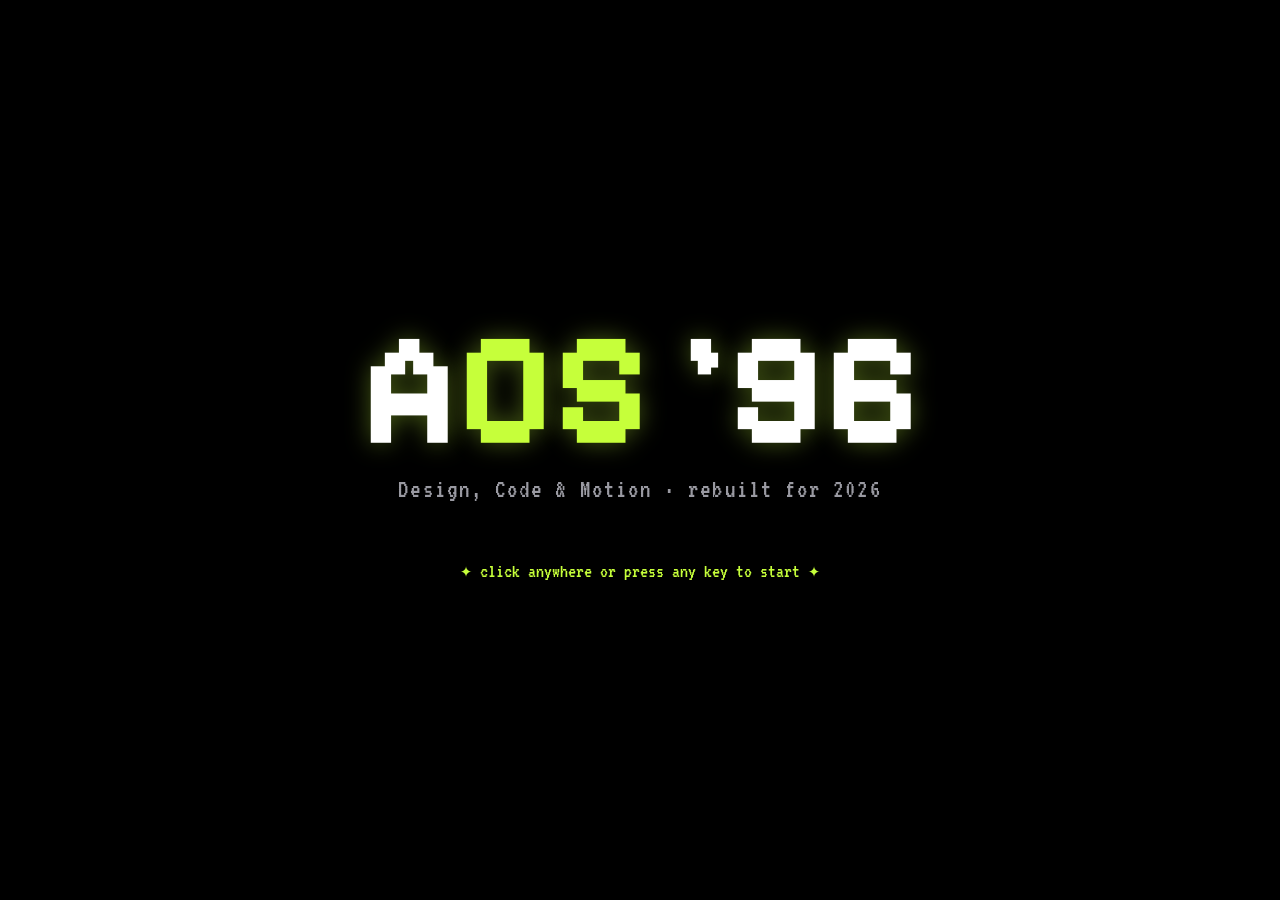
<file: index.html>
<!DOCTYPE html>
<html lang="en">
<head>
<meta charset="UTF-8">
<meta name="viewport" content="width=device-width, initial-scale=1.0">
<title>Alex Carter — Designer &amp; Creative Developer</title>
<meta name="description" content="Alex Carter, designer and creative developer. A portfolio that boots like it is 1996 and updates itself to 2026.">
<link rel="icon" href="data:image/svg+xml,%3Csvg xmlns='http://www.w3.org/2000/svg' viewBox='0 0 16 16'%3E%3Crect width='16' height='16' fill='%230a8a8a'/%3E%3Ctext x='2' y='13' font-family='monospace' font-size='12' font-weight='bold' fill='%23c6ff3a'%3EA%3C/text%3E%3C/svg%3E">
<link rel="preconnect" href="https://fonts.googleapis.com">
<link rel="preconnect" href="https://fonts.gstatic.com" crossorigin>
<link href="https://fonts.googleapis.com/css2?family=VT323&family=Pixelify+Sans:wght@400;600;700&family=Inter:wght@400;500;600;700&family=Archivo:wght@600;700;800;900&display=swap" rel="stylesheet">
<link rel="stylesheet" href="css/style.css">
</head>
<body>

<!-- ============ INTRO SPLASH ============ -->
<div id="intro">
  <div class="intro-box">
    <div class="intro-logo">A<span>OS</span>&nbsp;’96</div>
    <p class="intro-tag">Design, Code &amp; Motion · rebuilt for 2026</p>
    <p class="intro-press blink">✦ click anywhere or press any key to start ✦</p>
  </div>
</div>

<!-- ============ RETRO DESKTOP ============ -->
<div id="desk">
  <div id="icons"></div>
  <!-- windows are created here by js/app.js -->
</div>

<!-- Did-you-know tip popup -->
<div id="tip" class="win tip">
  <div class="tbar"><span class="ti">✦ Did you know?</span><span class="tbtn" data-x>✕</span></div>
  <div class="tbody"><p id="tiptxt">The first website ever published is still online today.</p>
    <div class="trow"><button class="btn" id="tipnext">Next tip →</button><button class="btn" data-x>Close</button></div>
  </div>
</div>

<!-- Start menu -->
<nav id="startmenu" aria-label="Start menu"></nav>

<!-- Taskbar -->
<footer id="taskbar">
  <button id="startbtn" class="btn"><span class="flag">✦</span> Start</button>
  <div id="tasks"></div>
  <button id="updbtn" class="btn" title="Install the 2026 update">⟳ 2026</button>
  <div id="clock">9:41 AM</div>
</footer>

<!-- Update dialog -->
<div id="upddlg" class="win dlg">
  <div class="tbar"><span class="ti">✦ AlexOS Update</span><span class="tbtn" data-x>✕</span></div>
  <div class="tbody">
    <p><b>A newer version of this portfolio is available.</b></p>
    <p class="dim">AlexOS ’96 → <b>2026 Edition</b></p>
    <div class="trow"><button class="btn" id="updgo">Install update ⟳</button><button class="btn" data-x>Remind me later</button></div>
  </div>
</div>

<!-- Install overlay -->
<div id="install">
  <div class="inst-card win">
    <div class="tbar"><span class="ti">AlexOS Setup</span></div>
    <div class="tbody">
      <h2>Installing update…</h2>
      <p class="dim" id="instmsg">Migrating 1996 → 2026</p>
      <div class="pbar"><div class="pfill" id="pfill"></div></div>
      <p class="pct" id="instpct">0%</p>
    </div>
  </div>
</div>

<!-- 2026 entry glitch -->
<div id="entry26"><h2>Now entering</h2><div class="big">2026</div><p>Loading the modern web…</p></div>

<!-- Time travel sequence -->
<div id="tt">
  <canvas id="ttcv"></canvas>
  <div class="tt-date" id="ttdate">01.01.1996</div>
  <div class="tt-center">
    <h2>Creativity Is Timeless</h2>
    <p>entering the vortex…</p>
  </div>
  <div class="tt-gauges">
    <div class="ttg"><span class="lbl">Speed</span><span class="val"><b id="ttmph">0.0</b> MPH</span></div>
    <div class="ttg"><span class="lbl">Power</span><span class="val"><b id="ttgw">0.00</b> GIGAWATTS</span></div>
  </div>
  <div class="tt-flash" id="ttflash"></div>
</div>

<!-- Screensaver -->
<div id="saver">
  <canvas id="savercv"></canvas>
  <div class="saver-msg"><b>✦ AlexOS</b><br>Move the mouse or press a key to wake…</div>
</div>

<!-- Shutdown -->
<div id="shutdown">
  <div class="sd-box">
    <p class="sd-big">It’s now safe to <b>build something</b><br>worth remembering.</p>
    <button id="reboot">← Restart AlexOS</button>
  </div>
</div>

<!-- ============ MODERN 2026 ============ -->
<main id="modern">
  <div class="mprog" id="mprog"></div>
  <div class="maurora" aria-hidden="true"><i></i><i></i><i></i></div>

  <nav class="mnav">
    <span class="mbrand" id="mbrand">Alex Carter</span>
    <div class="mlinks">
      <a href="#mwork">Work</a>
      <a href="#mabout">About</a>
      <a href="#mcontact">Contact</a>
      <span class="back96" id="back96">⟲ Back to ’96</span>
    </div>
  </nav>

  <section class="mhero">
    <canvas class="mfield" id="mfield" aria-hidden="true"></canvas>
    <h1 class="sr">Alex Carter</h1>
    <div class="meye">Designer &amp; Creative Developer · Oslo · 2026</div>
    <div class="mscrollcue">Scroll ↓</div>
  </section>

  <section class="mstate rv">
    <h2 class="mbig">Designing the products of today that define <em>tomorrow.</em></h2>
  </section>

  <section class="mcaps rv">
    <div class="mlabel">What I Do</div>
    <div class="mcaps-grid">
      <div class="mcap">
        <h3>Design &amp; Motion</h3>
        <p>UI &amp; UX design · Art direction · Design systems · Motion &amp; interaction · Prototyping · 3D &amp; WebGL scenes · Brand identity</p>
      </div>
      <div class="mcap">
        <h3>Code &amp; Build</h3>
        <p>Front-end architecture · Creative development · React &amp; TypeScript · WebGL &amp; shaders · Performance · Accessibility</p>
      </div>
      <div class="mcap">
        <h3>Leadership</h3>
        <p>Product strategy · Team mentorship · Cross-functional leadership · Stakeholder communication · Design operations</p>
      </div>
    </div>
  </section>

  <section class="mcloud" id="mcloud">
    <div class="mcloud-stage">
      <canvas class="mcloud-cv" id="mcloudcv" aria-hidden="true"></canvas>
      <div class="mcloud-flash" aria-hidden="true"></div>
      <h2 class="mcloud-final" aria-hidden="true"><span class="l1">I Craft&nbsp;</span><span class="l2">Experiences.</span></h2>
    </div>
  </section>

  <section class="mwork rv" id="mwork">
    <div class="mlabel">Selected Work · 8 projects</div>
    <div class="mswipe" id="mswipe">Swipe to explore →</div>
    <div class="mgrid" id="mgrid"></div>
    <div class="mdots" id="mdots"></div>
  </section>

  <section class="mabout rv" id="mabout">
    <div class="mportrait"><img src="assets/img/portrait.jpg" alt="Illustrated portrait of Alex Carter"></div>
    <div class="mabout-txt">
      <h2>I make things people genuinely love to use.</h2>
      <p>My work lives where design, code, and storytelling meet — shaping how a product looks and feels, then building the front-end that makes it real. I turn fuzzy ideas into interfaces people understand, remember, and come back to.</p>
      <p>I have shipped design systems used by entire product teams, built interactive experiences that push browsers to their limits, and led small teams through big ambiguous launches. Craft and pragmatism, in equal measure — always pointed at what comes next.</p>
      <p><span class="acc">Currently:</span> Senior Creative Developer at Studio Nord (2024–present), leading design engineering for interactive client work across fintech, culture, and outdoor brands.</p>
    </div>
  </section>

  <section class="mcontact rv" id="mcontact">
    <h2><span class="mword">Let’s</span> <span class="mword mlime">Build.</span></h2>
    <a class="memail" href="mailto:hello@alexcarter.dev">hello@alexcarter.dev</a>
    <div class="mclinks">
      <a href="tel:+4740000000">+47 400 00 000</a>
      <a href="https://www.linkedin.com/" target="_blank" rel="noopener">LinkedIn</a>
      <a href="resume.pdf" target="_blank" rel="noopener" download>Résumé</a>
    </div>
  </section>

  <footer class="mfoot">
    <span>ALL CONTENT OWNED BY ALEX CARTER © 2026. ALL RIGHTS RESERVED.</span>
    <span>Built in AlexOS, updated for 2026</span>
  </footer>
</main>

<!-- Clippy assistant (retro) + modern toast share this node -->
<div id="clippy">
  <div class="clip-bubble" id="clipbubble">Hi! I’m <b>Clippy</b> 📎<br>Double-click any icon to explore, or hit <b>⟳ 2026</b> in the taskbar to time-travel.</div>
  <div class="clip-body" id="clipbody">
    <div class="clip-eyes"><i></i><i></i></div>
    <div class="clip-mouth"></div>
  </div>
  <button class="clip-x" id="clipx" aria-label="Hide Clippy">✕</button>
</div>

<!-- Modern hiring toast -->
<div id="toast">
  <button id="toastx" aria-label="Close">✕</button>
  <span>⚡ <b>Hiring or short on time?</b> <a id="toastgo">Skip straight to the work →</a></span>
</div>

<script src="js/app.js"></script>
</body>
</html>
</file>
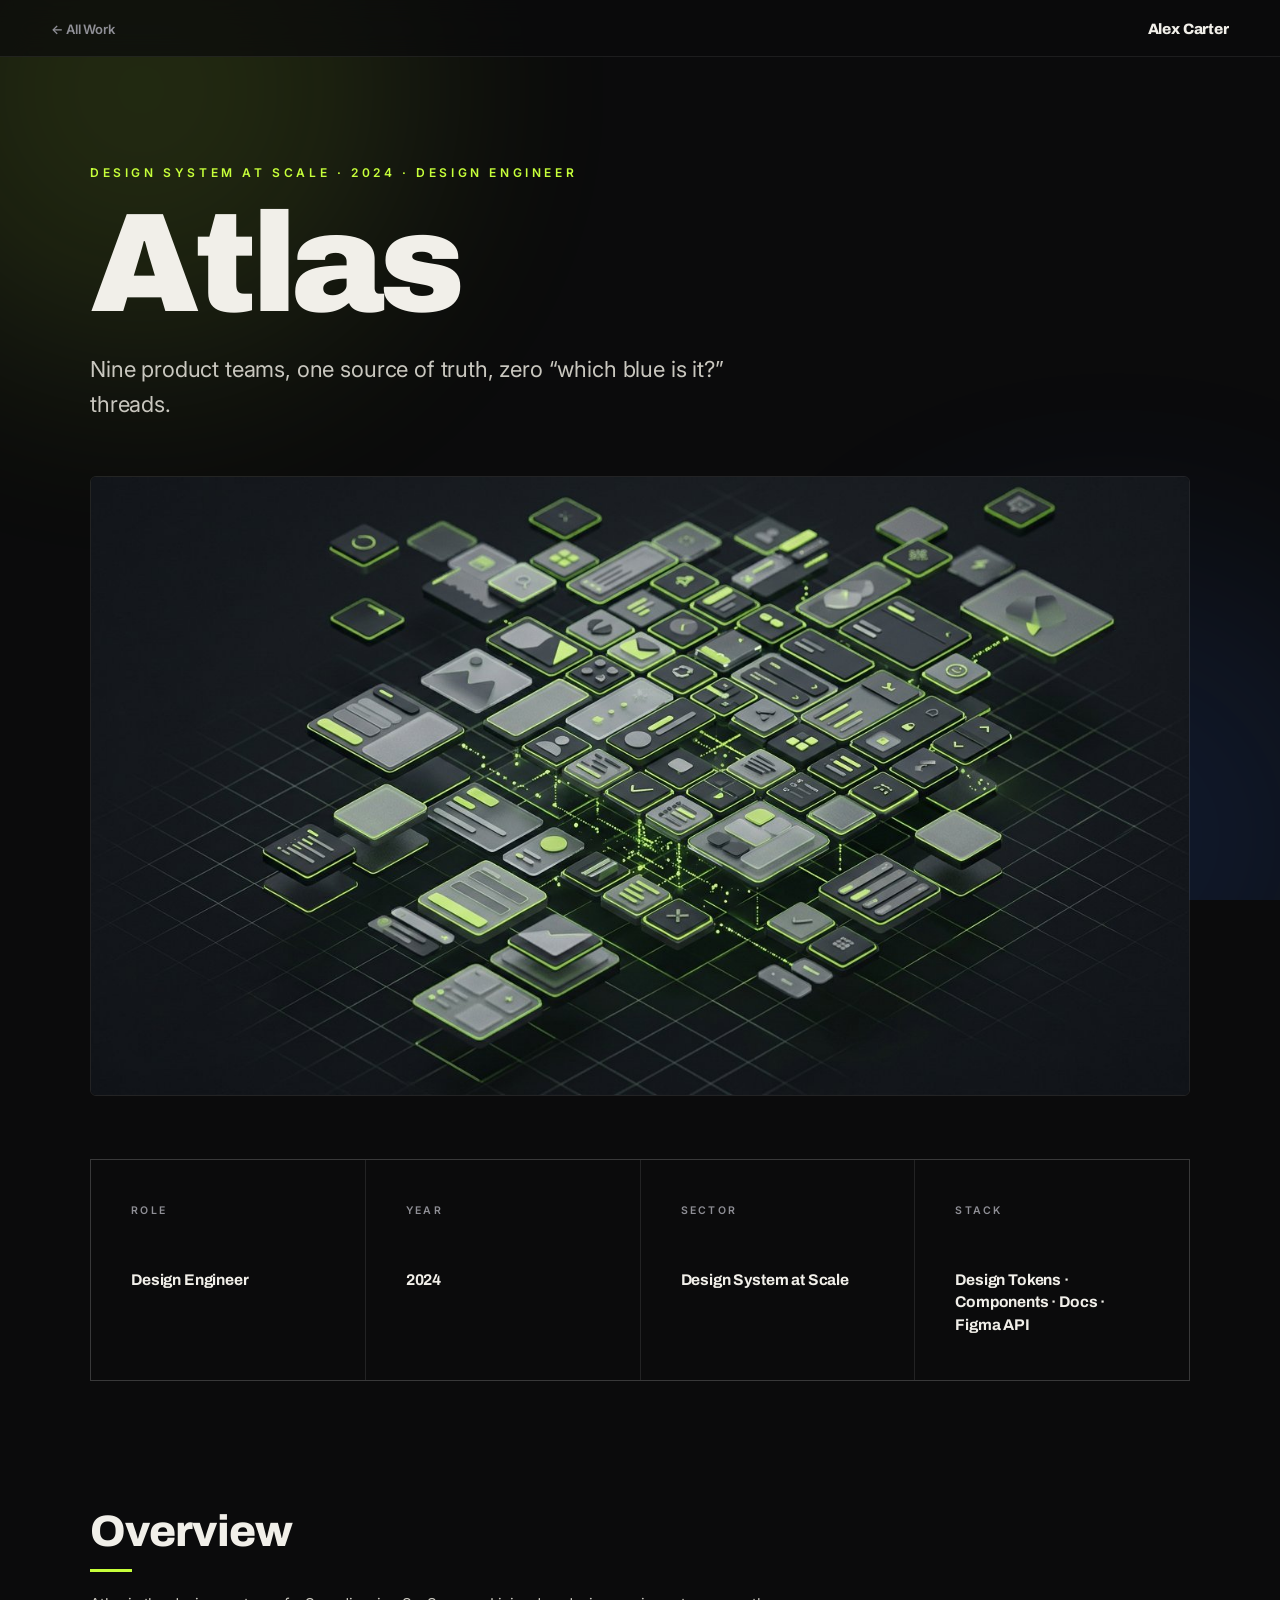
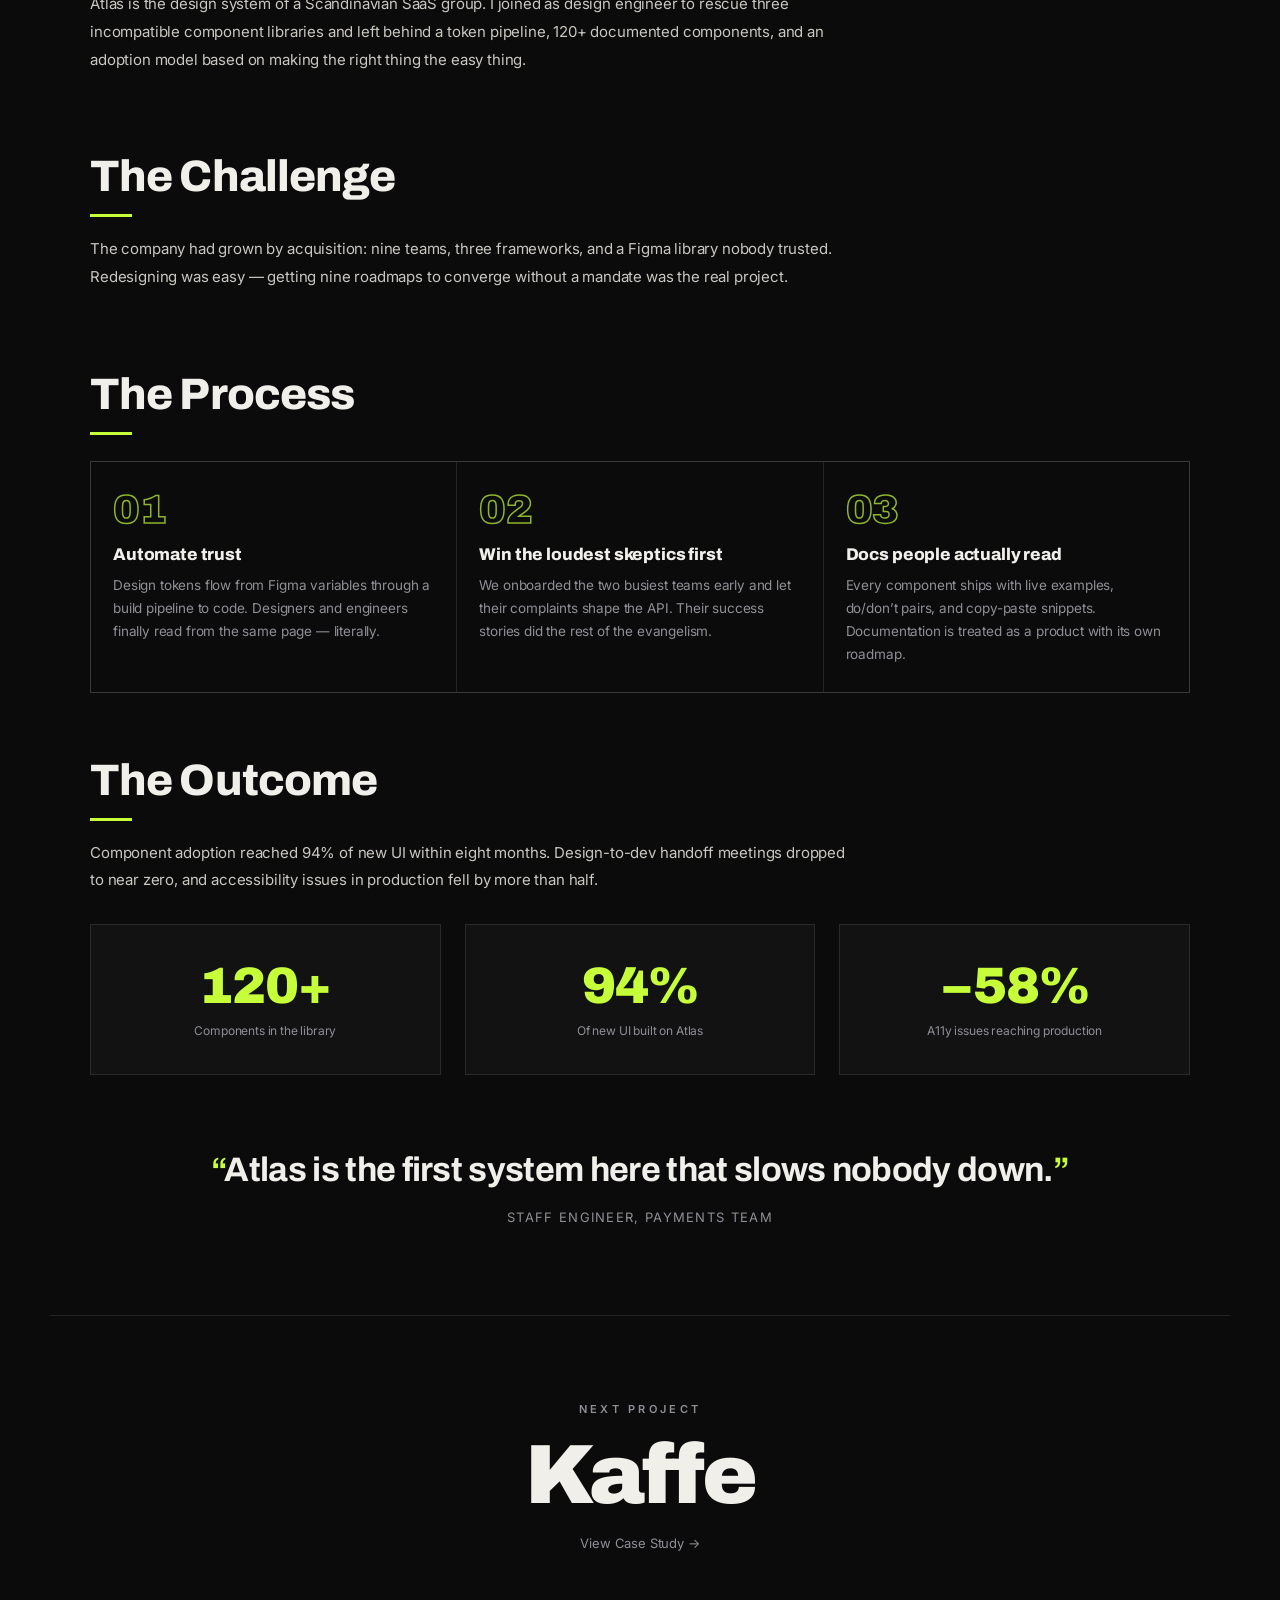
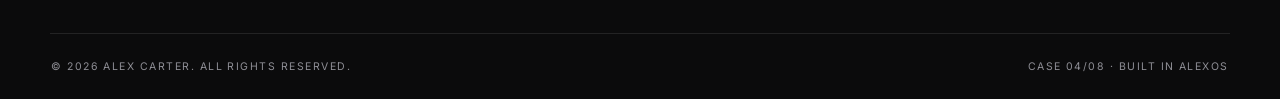
<file: work/atlas.html>
<!DOCTYPE html>
<html lang="en">
<head>
<meta charset="UTF-8">
<meta name="viewport" content="width=device-width, initial-scale=1.0">
<title>Atlas — Alex Carter · Case Study</title>
<meta name="description" content="Nine product teams, one source of truth, zero “which blue is it?” threads.">
<link rel="icon" href="data:image/svg+xml,%3Csvg xmlns='http://www.w3.org/2000/svg' viewBox='0 0 16 16'%3E%3Crect width='16' height='16' fill='%230a8a8a'/%3E%3Ctext x='2' y='13' font-family='monospace' font-size='12' font-weight='bold' fill='%23c6ff3a'%3EA%3C/text%3E%3C/svg%3E">
<link rel="preconnect" href="https://fonts.googleapis.com">
<link rel="preconnect" href="https://fonts.gstatic.com" crossorigin>
<link href="https://fonts.googleapis.com/css2?family=Inter:wght@400;500;600;700&family=Archivo:wght@600;700;800;900&display=swap" rel="stylesheet">
<link rel="stylesheet" href="work.css">
</head>
<body>
<div class="prog"></div>
<div class="aur" aria-hidden="true"><i></i><i></i></div>
<nav>
  <span class="l"><a href="../index.html">← All Work</a></span>
  <span class="r"><a href="../index.html">Alex Carter</a></span>
</nav>
<main class="wrap">
  <header class="hero">
    <div class="eye rv">Design System at Scale · 2024 · Design Engineer</div>
    <h1 class="rv">Atlas</h1>
    <p class="tag rv">Nine product teams, one source of truth, zero “which blue is it?” threads.</p>
    <div class="heroimg rv"><img src="../assets/img/work-atlas.jpg" alt="Atlas — Design System at Scale"></div>
  </header>
  <div class="meta rv">
    <div><div class="k">Role</div><div class="v">Design Engineer</div></div>
    <div><div class="k">Year</div><div class="v">2024</div></div>
    <div><div class="k">Sector</div><div class="v">Design System at Scale</div></div>
    <div><div class="k">Stack</div><div class="v">Design Tokens · Components · Docs · Figma API</div></div>
  </div>
  <section class="rv"><h2>Overview</h2><div class="body"><p>Atlas is the design system of a Scandinavian SaaS group. I joined as design engineer to rescue three incompatible component libraries and left behind a token pipeline, 120+ documented components, and an adoption model based on making the right thing the easy thing.</p></div></section>
  <section class="rv"><h2>The Challenge</h2><div class="body"><p>The company had grown by acquisition: nine teams, three frameworks, and a Figma library nobody trusted. Redesigning was easy — getting nine roadmaps to converge without a mandate was the real project.</p></div></section>
  <section class="rv"><h2>The Process</h2><div class="steps"><div class="step"><span class="n">01</span><h3>Automate trust</h3><p>Design tokens flow from Figma variables through a build pipeline to code. Designers and engineers finally read from the same page — literally.</p></div><div class="step"><span class="n">02</span><h3>Win the loudest skeptics first</h3><p>We onboarded the two busiest teams early and let their complaints shape the API. Their success stories did the rest of the evangelism.</p></div><div class="step"><span class="n">03</span><h3>Docs people actually read</h3><p>Every component ships with live examples, do/don’t pairs, and copy-paste snippets. Documentation is treated as a product with its own roadmap.</p></div></div></section>
  <section class="rv"><h2>The Outcome</h2><div class="body"><p>Component adoption reached 94% of new UI within eight months. Design-to-dev handoff meetings dropped to near zero, and accessibility issues in production fell by more than half.</p></div><div class="stats"><div class="stat"><div class="v">120+</div><div class="l">Components in the library</div></div><div class="stat"><div class="v">94%</div><div class="l">Of new UI built on Atlas</div></div><div class="stat"><div class="v">−58%</div><div class="l">A11y issues reaching production</div></div></div></section>
  <blockquote class="rv"><p>Atlas is the first system here that slows nobody down.</p><cite>Staff engineer, payments team</cite></blockquote>
  <a class="next" href="kaffe.html">
    <span class="k">Next Project</span>
    <div class="t">Kaffe</div>
    <span class="a">View Case Study →</span>
  </a>
</main>
<footer>
  <span>© 2026 ALEX CARTER. ALL RIGHTS RESERVED.</span>
  <span>CASE 04/08 · BUILT IN ALEXOS</span>
</footer>
<script src="work.js"></script>
</body>
</html>
</file>
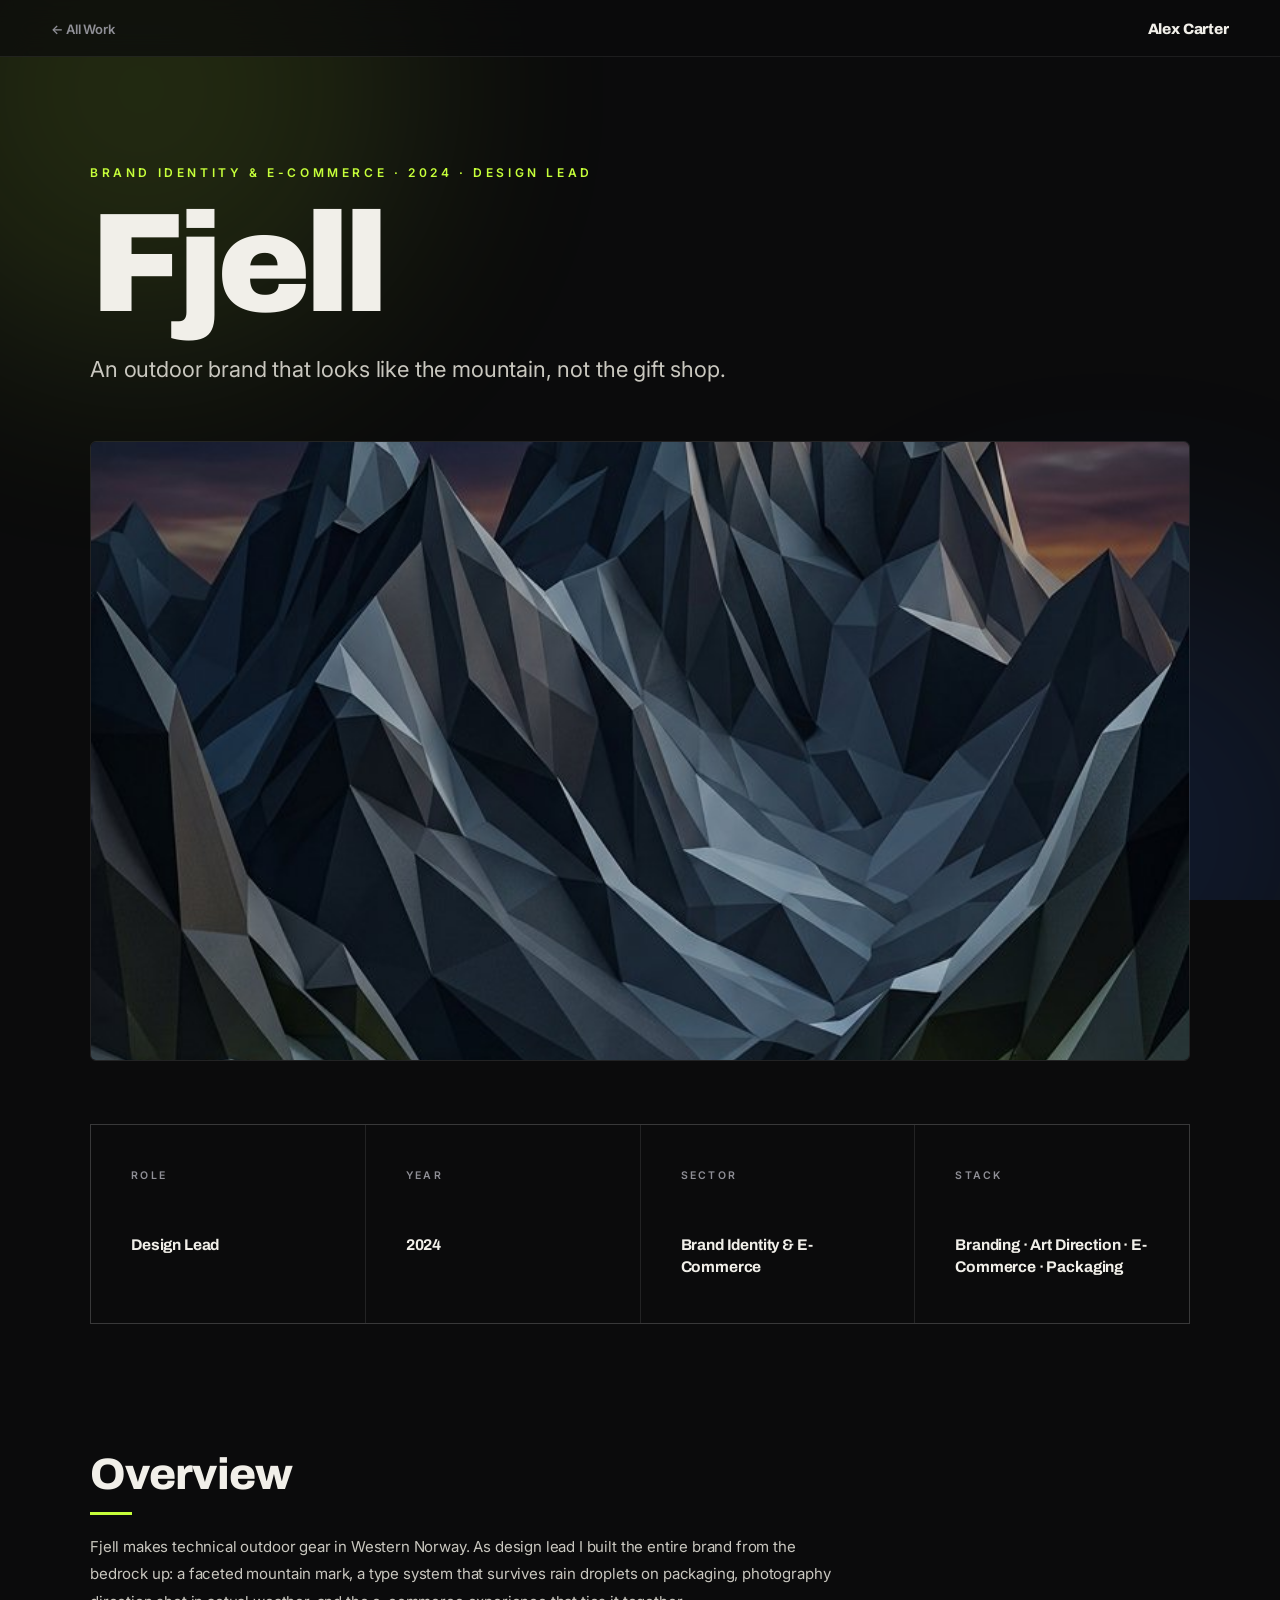
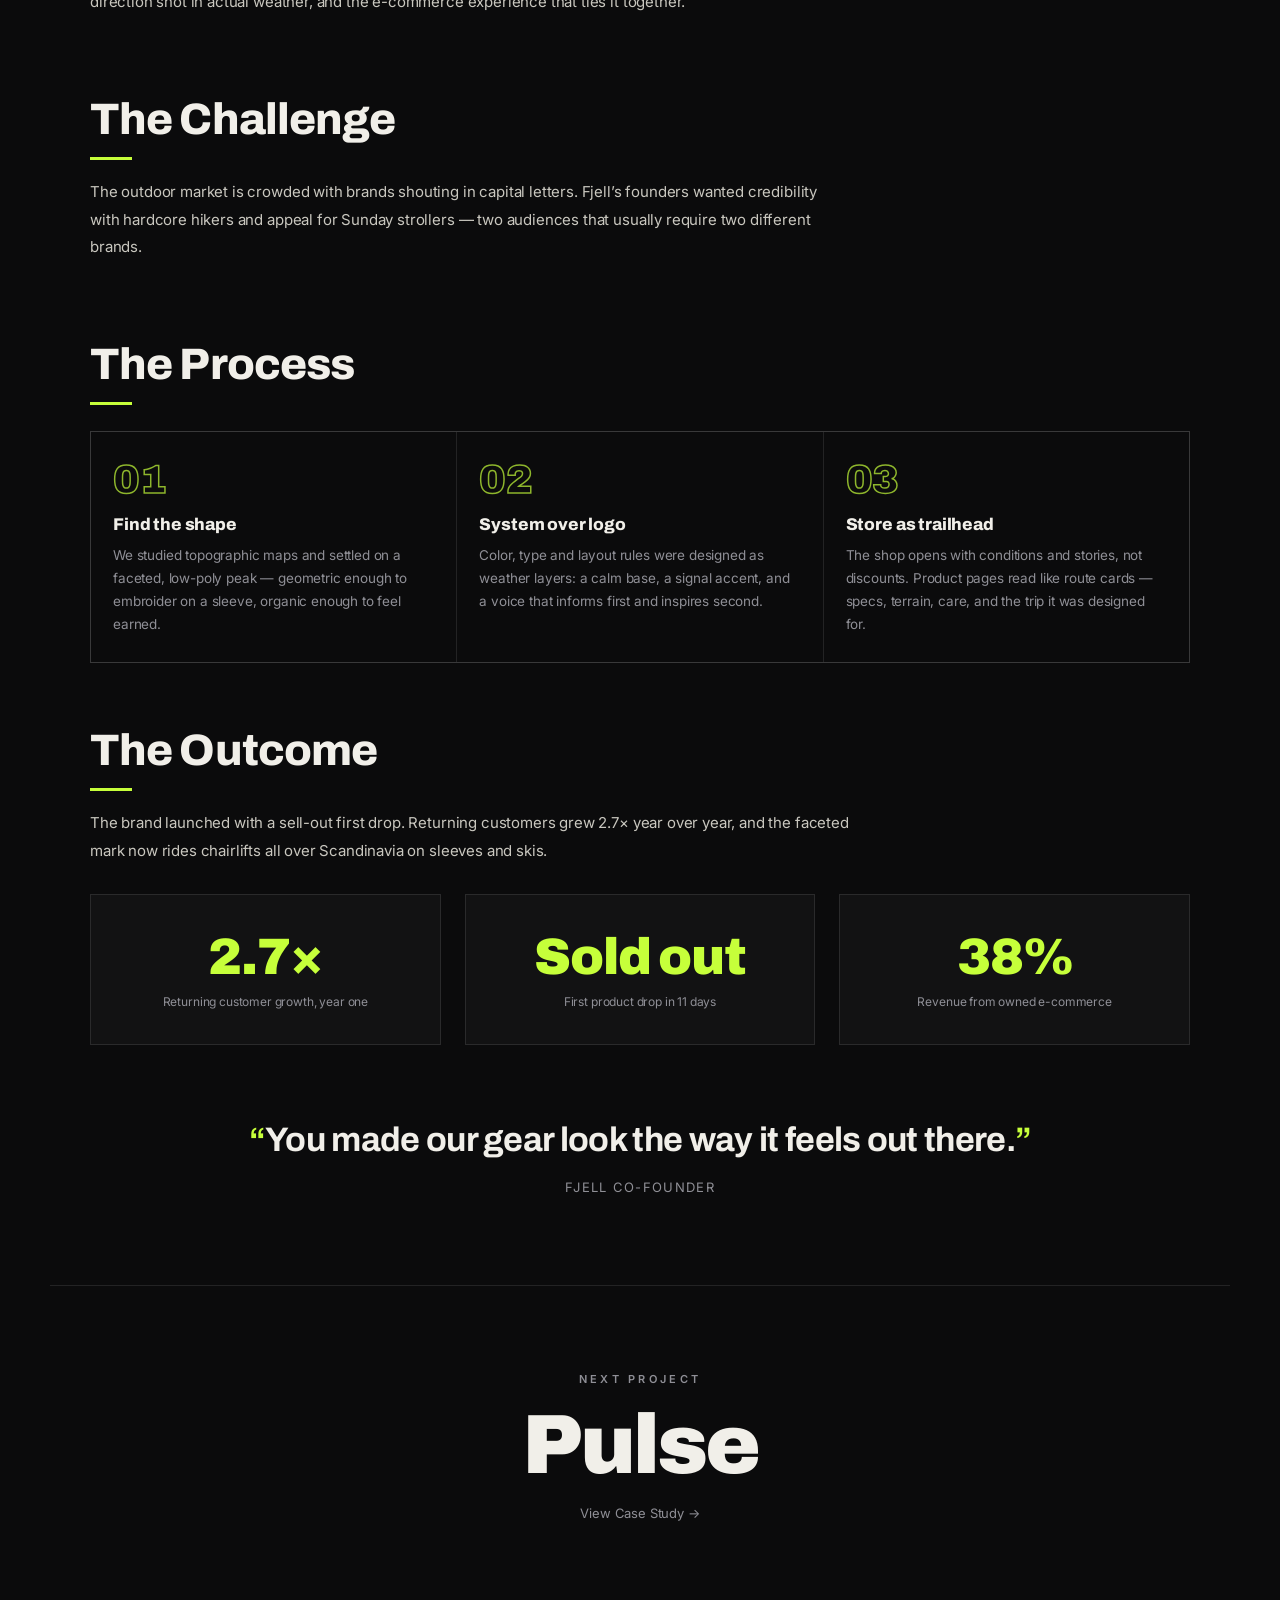
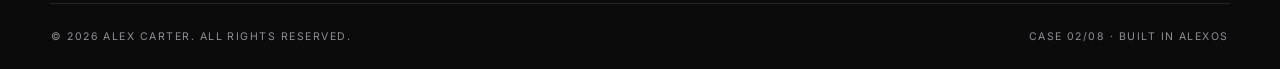
<file: work/fjell.html>
<!DOCTYPE html>
<html lang="en">
<head>
<meta charset="UTF-8">
<meta name="viewport" content="width=device-width, initial-scale=1.0">
<title>Fjell — Alex Carter · Case Study</title>
<meta name="description" content="An outdoor brand that looks like the mountain, not the gift shop.">
<link rel="icon" href="data:image/svg+xml,%3Csvg xmlns='http://www.w3.org/2000/svg' viewBox='0 0 16 16'%3E%3Crect width='16' height='16' fill='%230a8a8a'/%3E%3Ctext x='2' y='13' font-family='monospace' font-size='12' font-weight='bold' fill='%23c6ff3a'%3EA%3C/text%3E%3C/svg%3E">
<link rel="preconnect" href="https://fonts.googleapis.com">
<link rel="preconnect" href="https://fonts.gstatic.com" crossorigin>
<link href="https://fonts.googleapis.com/css2?family=Inter:wght@400;500;600;700&family=Archivo:wght@600;700;800;900&display=swap" rel="stylesheet">
<link rel="stylesheet" href="work.css">
</head>
<body>
<div class="prog"></div>
<div class="aur" aria-hidden="true"><i></i><i></i></div>
<nav>
  <span class="l"><a href="../index.html">← All Work</a></span>
  <span class="r"><a href="../index.html">Alex Carter</a></span>
</nav>
<main class="wrap">
  <header class="hero">
    <div class="eye rv">Brand Identity & E-Commerce · 2024 · Design Lead</div>
    <h1 class="rv">Fjell</h1>
    <p class="tag rv">An outdoor brand that looks like the mountain, not the gift shop.</p>
    <div class="heroimg rv"><img src="../assets/img/work-fjell.jpg" alt="Fjell — Brand Identity & E-Commerce"></div>
  </header>
  <div class="meta rv">
    <div><div class="k">Role</div><div class="v">Design Lead</div></div>
    <div><div class="k">Year</div><div class="v">2024</div></div>
    <div><div class="k">Sector</div><div class="v">Brand Identity & E-Commerce</div></div>
    <div><div class="k">Stack</div><div class="v">Branding · Art Direction · E-Commerce · Packaging</div></div>
  </div>
  <section class="rv"><h2>Overview</h2><div class="body"><p>Fjell makes technical outdoor gear in Western Norway. As design lead I built the entire brand from the bedrock up: a faceted mountain mark, a type system that survives rain droplets on packaging, photography direction shot in actual weather, and the e-commerce experience that ties it together.</p></div></section>
  <section class="rv"><h2>The Challenge</h2><div class="body"><p>The outdoor market is crowded with brands shouting in capital letters. Fjell’s founders wanted credibility with hardcore hikers and appeal for Sunday strollers — two audiences that usually require two different brands.</p></div></section>
  <section class="rv"><h2>The Process</h2><div class="steps"><div class="step"><span class="n">01</span><h3>Find the shape</h3><p>We studied topographic maps and settled on a faceted, low-poly peak — geometric enough to embroider on a sleeve, organic enough to feel earned.</p></div><div class="step"><span class="n">02</span><h3>System over logo</h3><p>Color, type and layout rules were designed as weather layers: a calm base, a signal accent, and a voice that informs first and inspires second.</p></div><div class="step"><span class="n">03</span><h3>Store as trailhead</h3><p>The shop opens with conditions and stories, not discounts. Product pages read like route cards — specs, terrain, care, and the trip it was designed for.</p></div></div></section>
  <section class="rv"><h2>The Outcome</h2><div class="body"><p>The brand launched with a sell-out first drop. Returning customers grew 2.7× year over year, and the faceted mark now rides chairlifts all over Scandinavia on sleeves and skis.</p></div><div class="stats"><div class="stat"><div class="v">2.7×</div><div class="l">Returning customer growth, year one</div></div><div class="stat"><div class="v">Sold out</div><div class="l">First product drop in 11 days</div></div><div class="stat"><div class="v">38%</div><div class="l">Revenue from owned e-commerce</div></div></div></section>
  <blockquote class="rv"><p>You made our gear look the way it feels out there.</p><cite>Fjell co-founder</cite></blockquote>
  <a class="next" href="pulse.html">
    <span class="k">Next Project</span>
    <div class="t">Pulse</div>
    <span class="a">View Case Study →</span>
  </a>
</main>
<footer>
  <span>© 2026 ALEX CARTER. ALL RIGHTS RESERVED.</span>
  <span>CASE 02/08 · BUILT IN ALEXOS</span>
</footer>
<script src="work.js"></script>
</body>
</html>
</file>
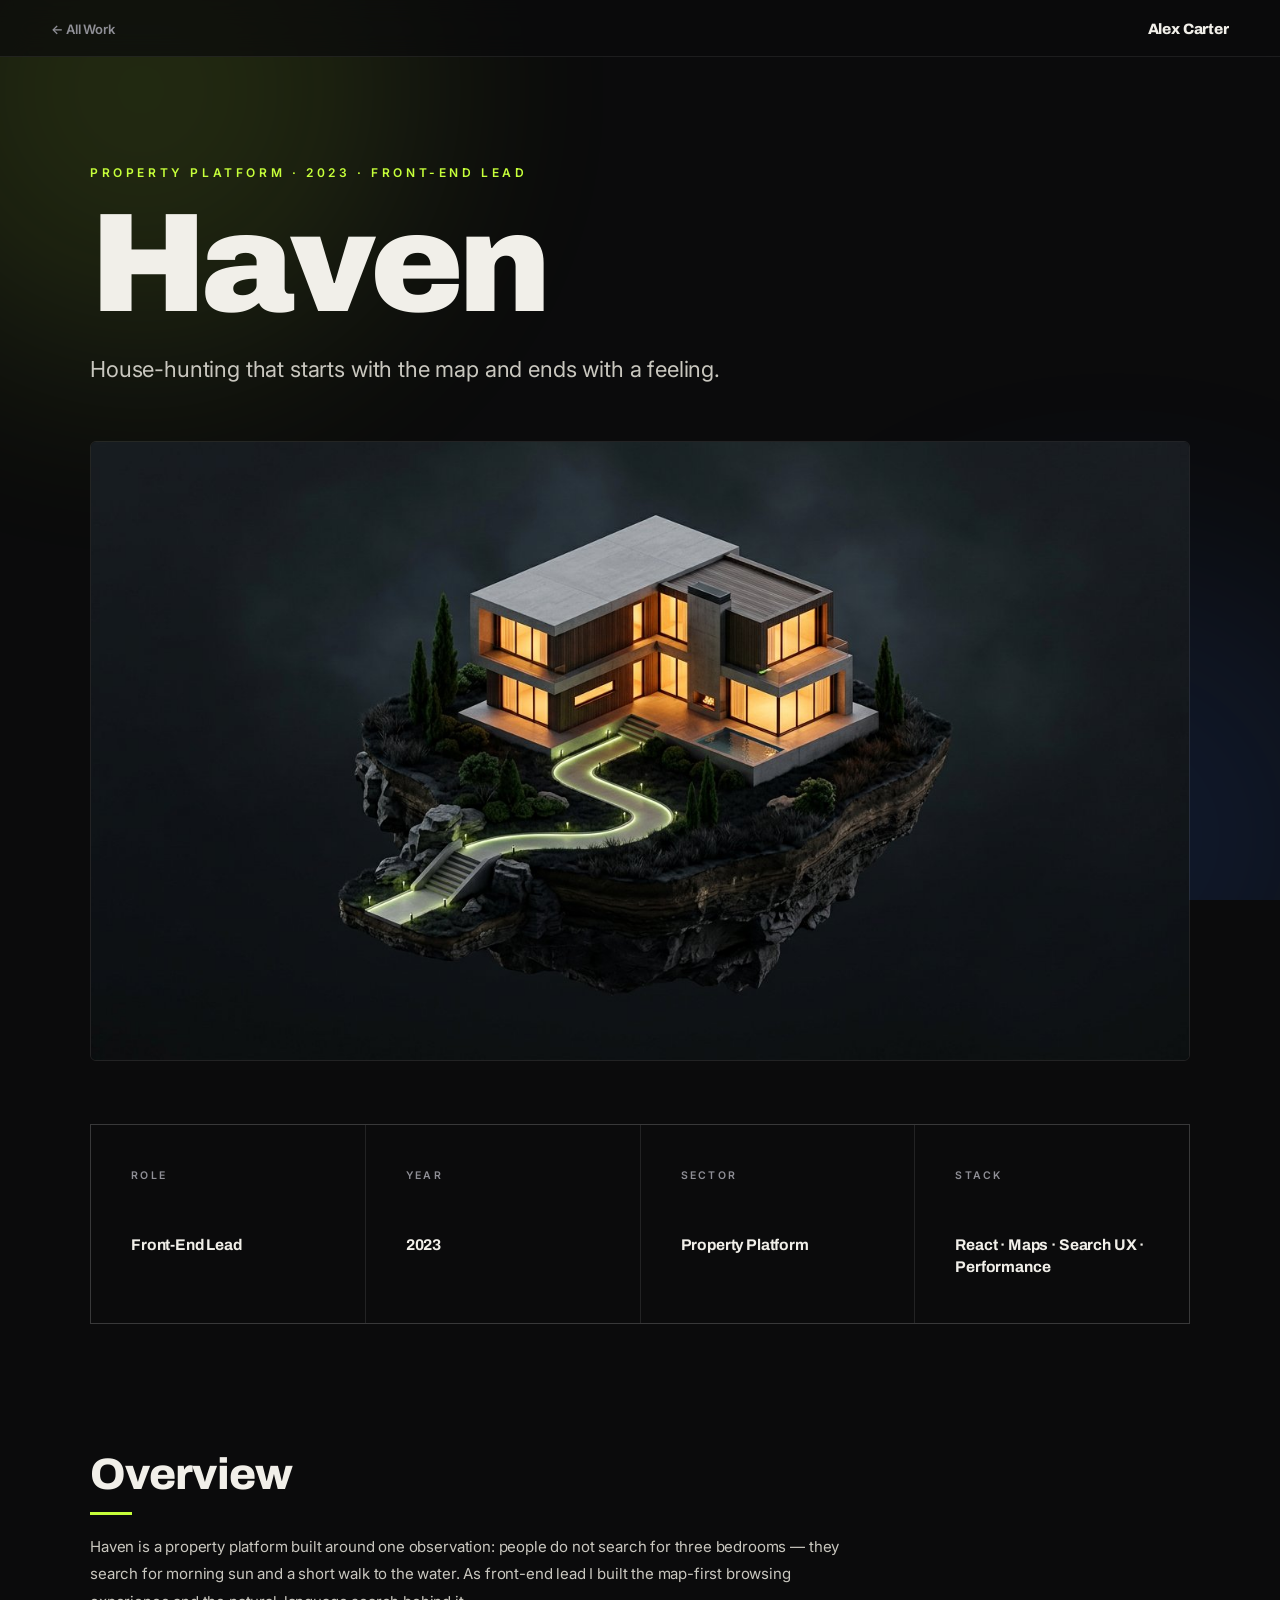
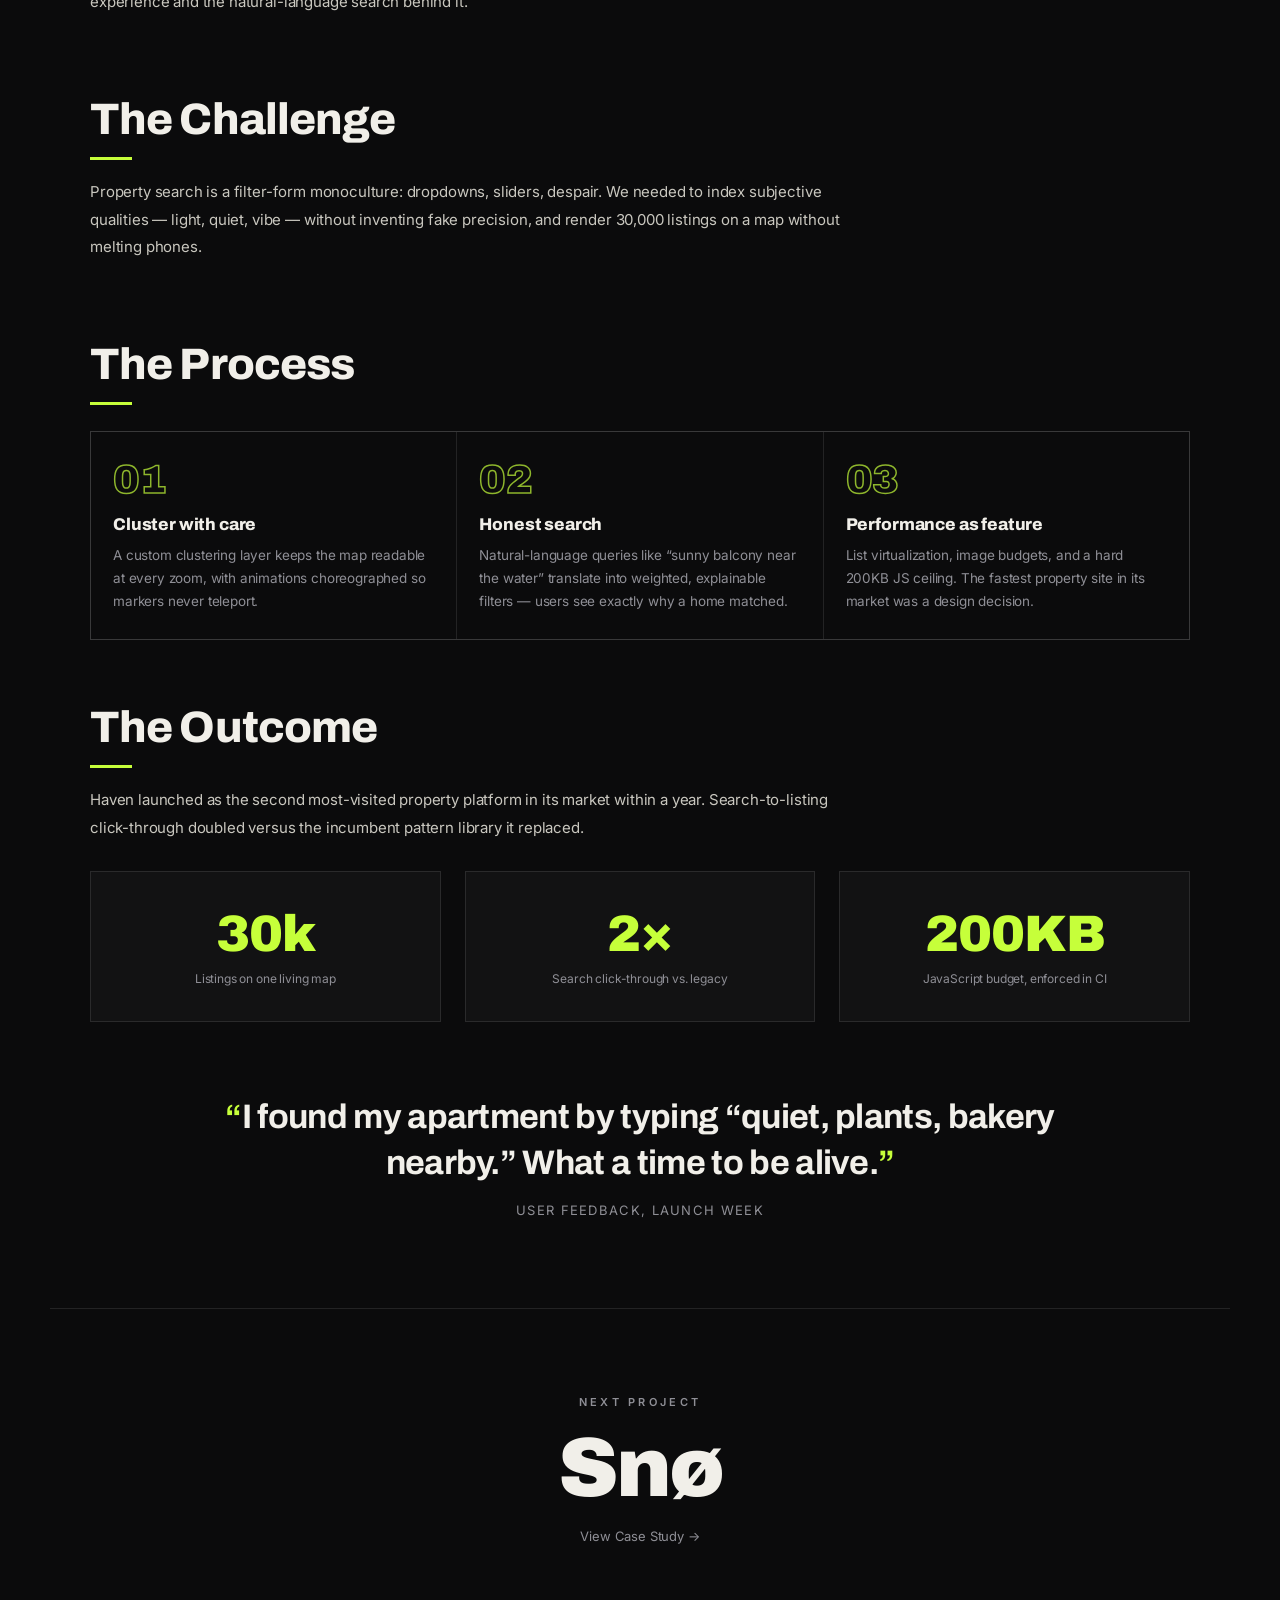
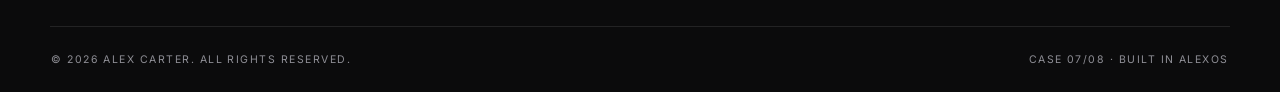
<file: work/haven.html>
<!DOCTYPE html>
<html lang="en">
<head>
<meta charset="UTF-8">
<meta name="viewport" content="width=device-width, initial-scale=1.0">
<title>Haven — Alex Carter · Case Study</title>
<meta name="description" content="House-hunting that starts with the map and ends with a feeling.">
<link rel="icon" href="data:image/svg+xml,%3Csvg xmlns='http://www.w3.org/2000/svg' viewBox='0 0 16 16'%3E%3Crect width='16' height='16' fill='%230a8a8a'/%3E%3Ctext x='2' y='13' font-family='monospace' font-size='12' font-weight='bold' fill='%23c6ff3a'%3EA%3C/text%3E%3C/svg%3E">
<link rel="preconnect" href="https://fonts.googleapis.com">
<link rel="preconnect" href="https://fonts.gstatic.com" crossorigin>
<link href="https://fonts.googleapis.com/css2?family=Inter:wght@400;500;600;700&family=Archivo:wght@600;700;800;900&display=swap" rel="stylesheet">
<link rel="stylesheet" href="work.css">
</head>
<body>
<div class="prog"></div>
<div class="aur" aria-hidden="true"><i></i><i></i></div>
<nav>
  <span class="l"><a href="../index.html">← All Work</a></span>
  <span class="r"><a href="../index.html">Alex Carter</a></span>
</nav>
<main class="wrap">
  <header class="hero">
    <div class="eye rv">Property Platform · 2023 · Front-End Lead</div>
    <h1 class="rv">Haven</h1>
    <p class="tag rv">House-hunting that starts with the map and ends with a feeling.</p>
    <div class="heroimg rv"><img src="../assets/img/work-haven.jpg" alt="Haven — Property Platform"></div>
  </header>
  <div class="meta rv">
    <div><div class="k">Role</div><div class="v">Front-End Lead</div></div>
    <div><div class="k">Year</div><div class="v">2023</div></div>
    <div><div class="k">Sector</div><div class="v">Property Platform</div></div>
    <div><div class="k">Stack</div><div class="v">React · Maps · Search UX · Performance</div></div>
  </div>
  <section class="rv"><h2>Overview</h2><div class="body"><p>Haven is a property platform built around one observation: people do not search for three bedrooms — they search for morning sun and a short walk to the water. As front-end lead I built the map-first browsing experience and the natural-language search behind it.</p></div></section>
  <section class="rv"><h2>The Challenge</h2><div class="body"><p>Property search is a filter-form monoculture: dropdowns, sliders, despair. We needed to index subjective qualities — light, quiet, vibe — without inventing fake precision, and render 30,000 listings on a map without melting phones.</p></div></section>
  <section class="rv"><h2>The Process</h2><div class="steps"><div class="step"><span class="n">01</span><h3>Cluster with care</h3><p>A custom clustering layer keeps the map readable at every zoom, with animations choreographed so markers never teleport.</p></div><div class="step"><span class="n">02</span><h3>Honest search</h3><p>Natural-language queries like “sunny balcony near the water” translate into weighted, explainable filters — users see exactly why a home matched.</p></div><div class="step"><span class="n">03</span><h3>Performance as feature</h3><p>List virtualization, image budgets, and a hard 200KB JS ceiling. The fastest property site in its market was a design decision.</p></div></div></section>
  <section class="rv"><h2>The Outcome</h2><div class="body"><p>Haven launched as the second most-visited property platform in its market within a year. Search-to-listing click-through doubled versus the incumbent pattern library it replaced.</p></div><div class="stats"><div class="stat"><div class="v">30k</div><div class="l">Listings on one living map</div></div><div class="stat"><div class="v">2×</div><div class="l">Search click-through vs. legacy</div></div><div class="stat"><div class="v">200KB</div><div class="l">JavaScript budget, enforced in CI</div></div></div></section>
  <blockquote class="rv"><p>I found my apartment by typing “quiet, plants, bakery nearby.” What a time to be alive.</p><cite>User feedback, launch week</cite></blockquote>
  <a class="next" href="sno.html">
    <span class="k">Next Project</span>
    <div class="t">Snø</div>
    <span class="a">View Case Study →</span>
  </a>
</main>
<footer>
  <span>© 2026 ALEX CARTER. ALL RIGHTS RESERVED.</span>
  <span>CASE 07/08 · BUILT IN ALEXOS</span>
</footer>
<script src="work.js"></script>
</body>
</html>
</file>
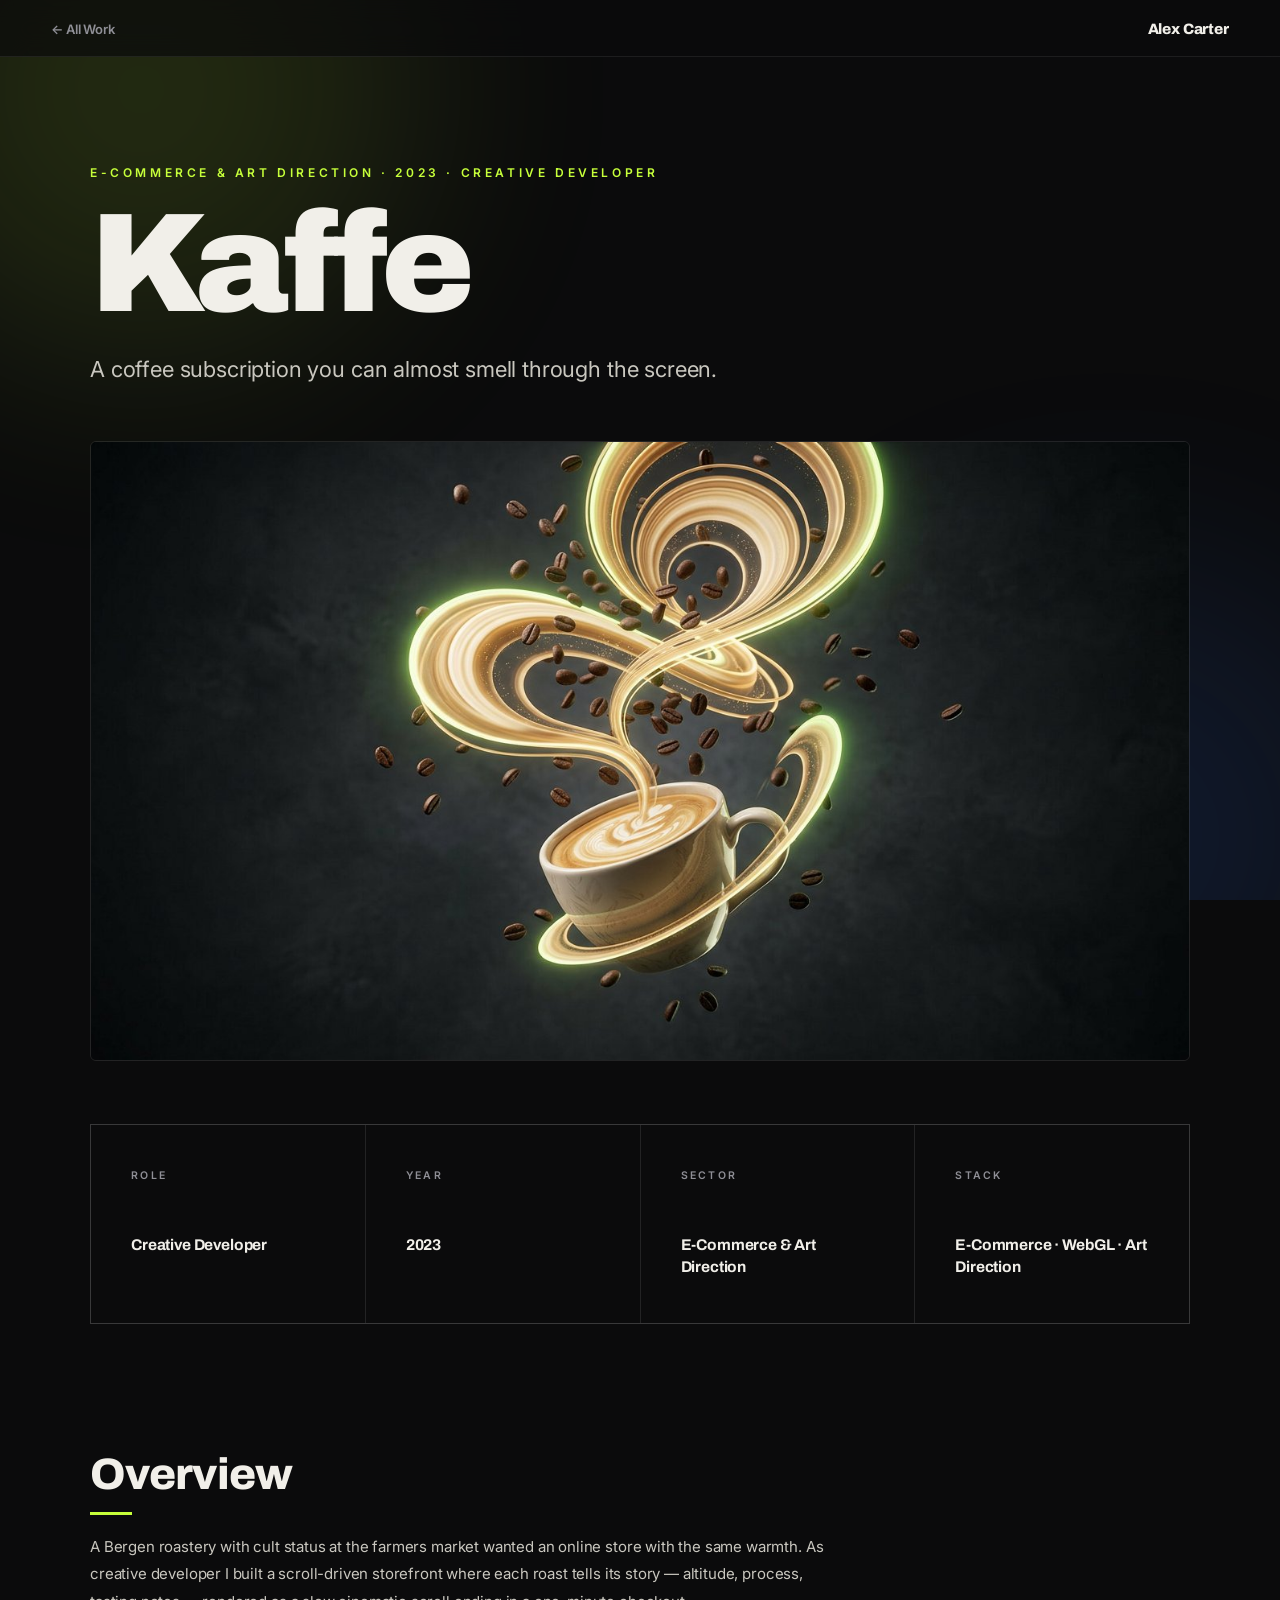
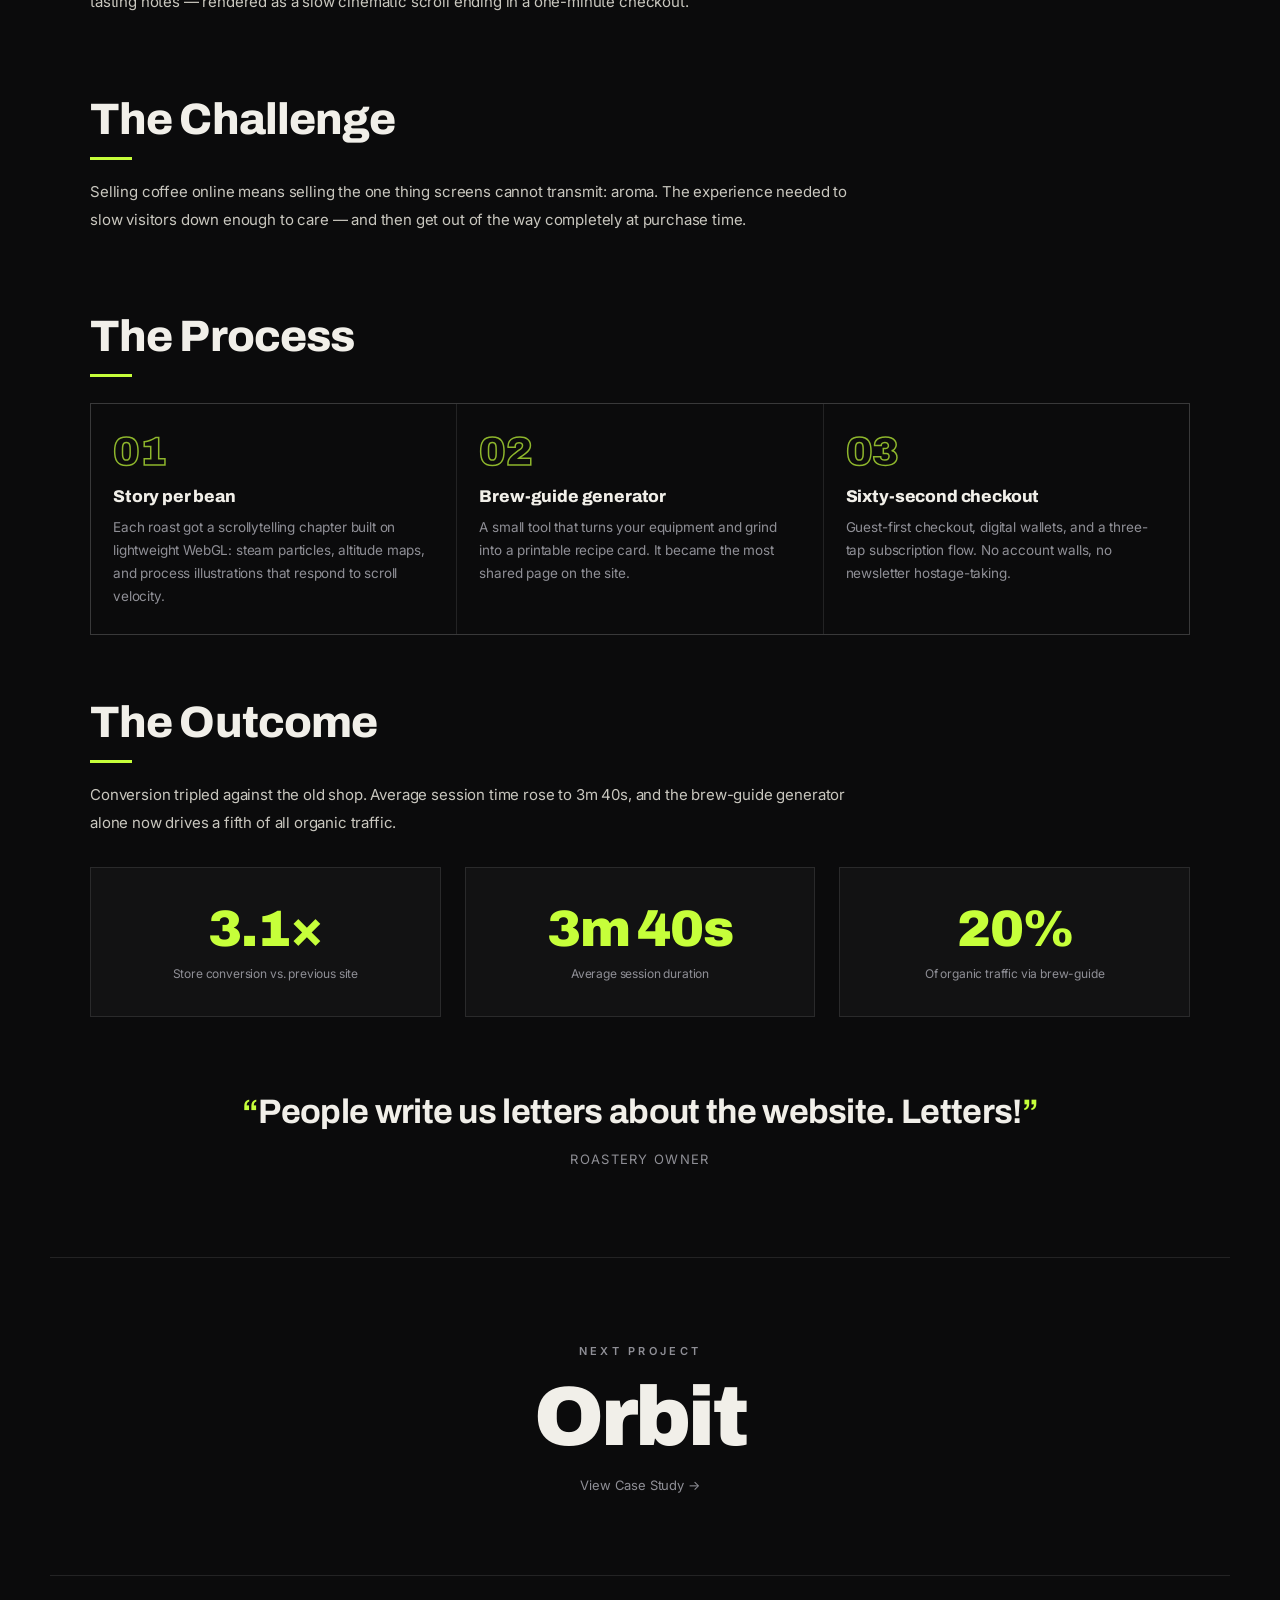
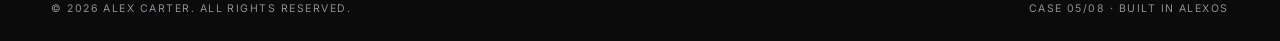
<file: work/kaffe.html>
<!DOCTYPE html>
<html lang="en">
<head>
<meta charset="UTF-8">
<meta name="viewport" content="width=device-width, initial-scale=1.0">
<title>Kaffe — Alex Carter · Case Study</title>
<meta name="description" content="A coffee subscription you can almost smell through the screen.">
<link rel="icon" href="data:image/svg+xml,%3Csvg xmlns='http://www.w3.org/2000/svg' viewBox='0 0 16 16'%3E%3Crect width='16' height='16' fill='%230a8a8a'/%3E%3Ctext x='2' y='13' font-family='monospace' font-size='12' font-weight='bold' fill='%23c6ff3a'%3EA%3C/text%3E%3C/svg%3E">
<link rel="preconnect" href="https://fonts.googleapis.com">
<link rel="preconnect" href="https://fonts.gstatic.com" crossorigin>
<link href="https://fonts.googleapis.com/css2?family=Inter:wght@400;500;600;700&family=Archivo:wght@600;700;800;900&display=swap" rel="stylesheet">
<link rel="stylesheet" href="work.css">
</head>
<body>
<div class="prog"></div>
<div class="aur" aria-hidden="true"><i></i><i></i></div>
<nav>
  <span class="l"><a href="../index.html">← All Work</a></span>
  <span class="r"><a href="../index.html">Alex Carter</a></span>
</nav>
<main class="wrap">
  <header class="hero">
    <div class="eye rv">E-Commerce & Art Direction · 2023 · Creative Developer</div>
    <h1 class="rv">Kaffe</h1>
    <p class="tag rv">A coffee subscription you can almost smell through the screen.</p>
    <div class="heroimg rv"><img src="../assets/img/work-kaffe.jpg" alt="Kaffe — E-Commerce & Art Direction"></div>
  </header>
  <div class="meta rv">
    <div><div class="k">Role</div><div class="v">Creative Developer</div></div>
    <div><div class="k">Year</div><div class="v">2023</div></div>
    <div><div class="k">Sector</div><div class="v">E-Commerce & Art Direction</div></div>
    <div><div class="k">Stack</div><div class="v">E-Commerce · WebGL · Art Direction</div></div>
  </div>
  <section class="rv"><h2>Overview</h2><div class="body"><p>A Bergen roastery with cult status at the farmers market wanted an online store with the same warmth. As creative developer I built a scroll-driven storefront where each roast tells its story — altitude, process, tasting notes — rendered as a slow cinematic scroll ending in a one-minute checkout.</p></div></section>
  <section class="rv"><h2>The Challenge</h2><div class="body"><p>Selling coffee online means selling the one thing screens cannot transmit: aroma. The experience needed to slow visitors down enough to care — and then get out of the way completely at purchase time.</p></div></section>
  <section class="rv"><h2>The Process</h2><div class="steps"><div class="step"><span class="n">01</span><h3>Story per bean</h3><p>Each roast got a scrollytelling chapter built on lightweight WebGL: steam particles, altitude maps, and process illustrations that respond to scroll velocity.</p></div><div class="step"><span class="n">02</span><h3>Brew-guide generator</h3><p>A small tool that turns your equipment and grind into a printable recipe card. It became the most shared page on the site.</p></div><div class="step"><span class="n">03</span><h3>Sixty-second checkout</h3><p>Guest-first checkout, digital wallets, and a three-tap subscription flow. No account walls, no newsletter hostage-taking.</p></div></div></section>
  <section class="rv"><h2>The Outcome</h2><div class="body"><p>Conversion tripled against the old shop. Average session time rose to 3m 40s, and the brew-guide generator alone now drives a fifth of all organic traffic.</p></div><div class="stats"><div class="stat"><div class="v">3.1×</div><div class="l">Store conversion vs. previous site</div></div><div class="stat"><div class="v">3m 40s</div><div class="l">Average session duration</div></div><div class="stat"><div class="v">20%</div><div class="l">Of organic traffic via brew-guide</div></div></div></section>
  <blockquote class="rv"><p>People write us letters about the website. Letters!</p><cite>Roastery owner</cite></blockquote>
  <a class="next" href="orbit.html">
    <span class="k">Next Project</span>
    <div class="t">Orbit</div>
    <span class="a">View Case Study →</span>
  </a>
</main>
<footer>
  <span>© 2026 ALEX CARTER. ALL RIGHTS RESERVED.</span>
  <span>CASE 05/08 · BUILT IN ALEXOS</span>
</footer>
<script src="work.js"></script>
</body>
</html>
</file>
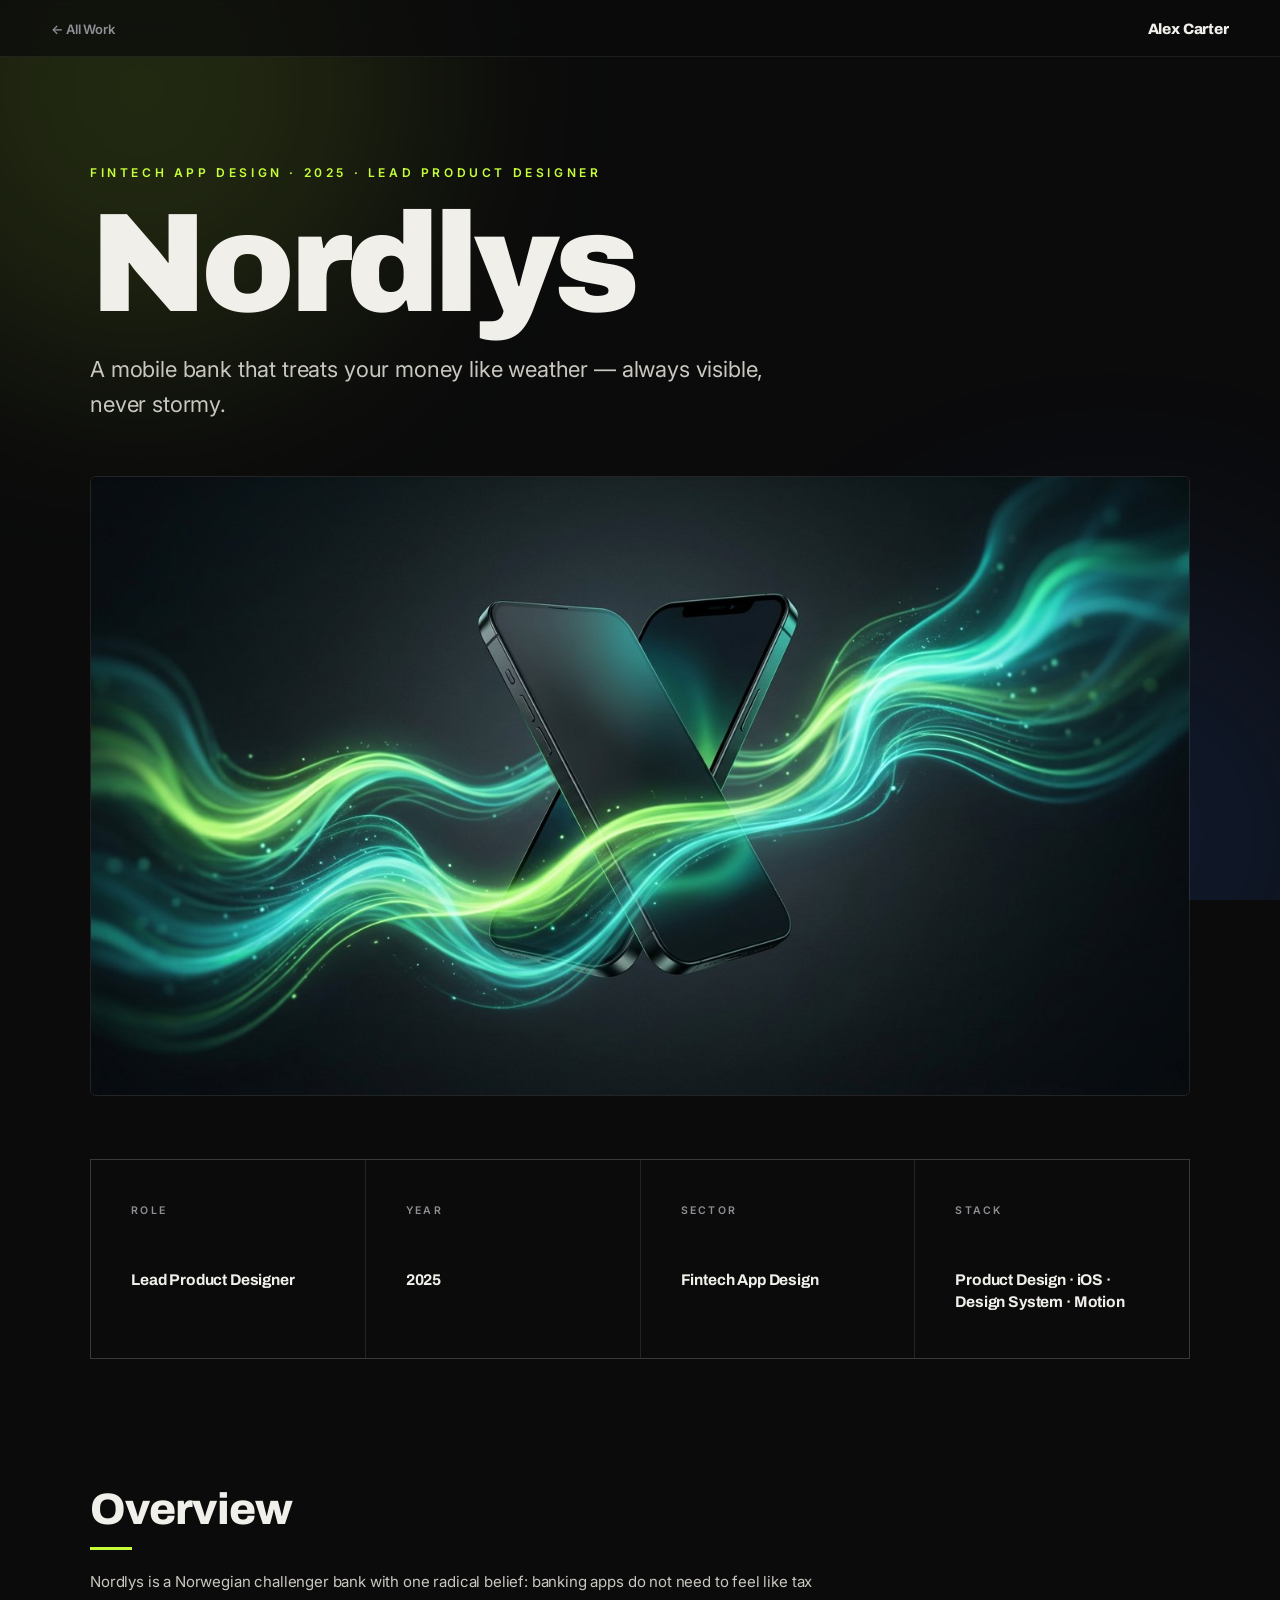
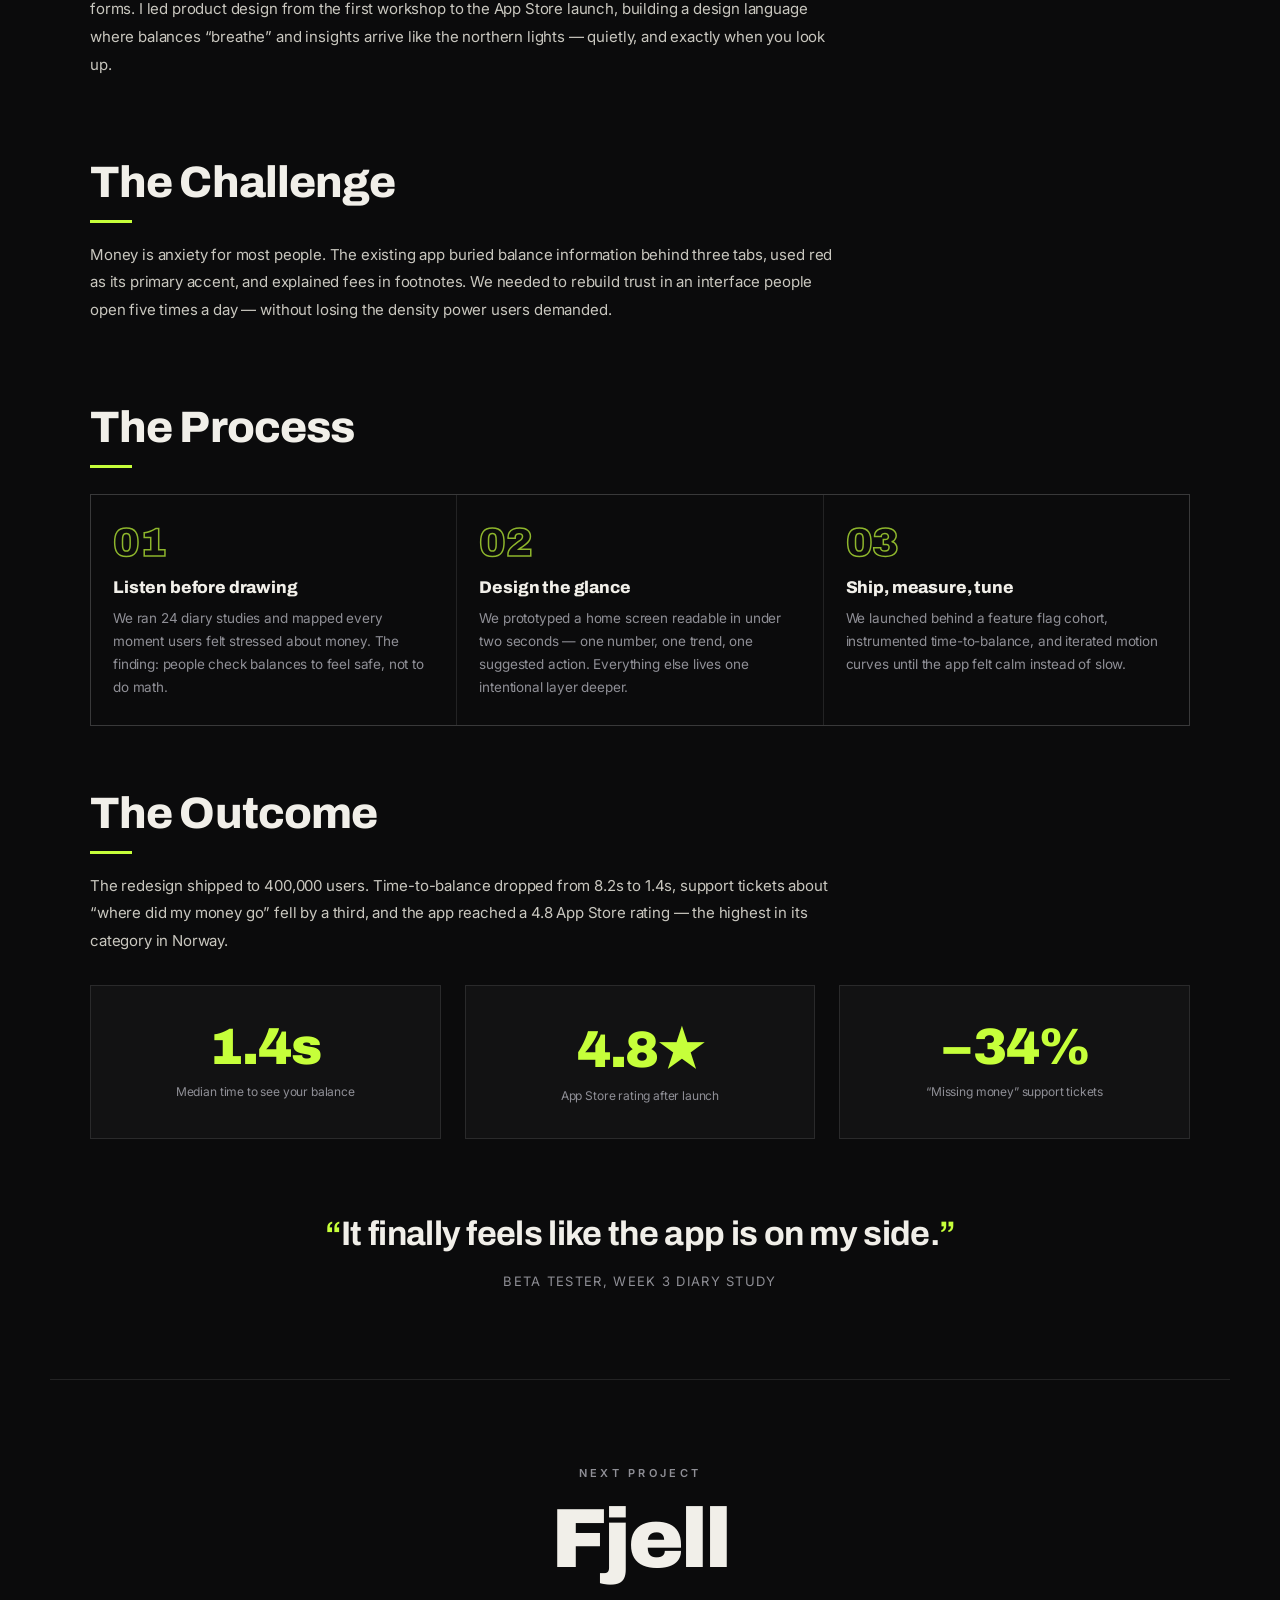
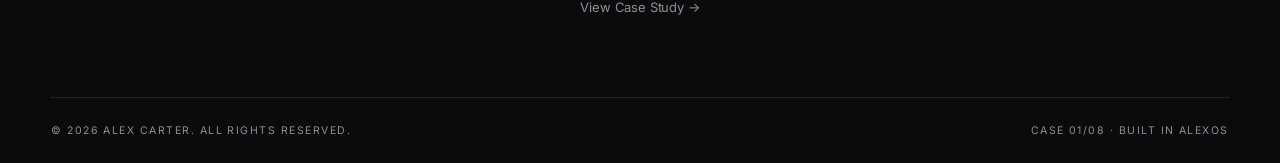
<file: work/nordlys.html>
<!DOCTYPE html>
<html lang="en">
<head>
<meta charset="UTF-8">
<meta name="viewport" content="width=device-width, initial-scale=1.0">
<title>Nordlys — Alex Carter · Case Study</title>
<meta name="description" content="A mobile bank that treats your money like weather — always visible, never stormy.">
<link rel="icon" href="data:image/svg+xml,%3Csvg xmlns='http://www.w3.org/2000/svg' viewBox='0 0 16 16'%3E%3Crect width='16' height='16' fill='%230a8a8a'/%3E%3Ctext x='2' y='13' font-family='monospace' font-size='12' font-weight='bold' fill='%23c6ff3a'%3EA%3C/text%3E%3C/svg%3E">
<link rel="preconnect" href="https://fonts.googleapis.com">
<link rel="preconnect" href="https://fonts.gstatic.com" crossorigin>
<link href="https://fonts.googleapis.com/css2?family=Inter:wght@400;500;600;700&family=Archivo:wght@600;700;800;900&display=swap" rel="stylesheet">
<link rel="stylesheet" href="work.css">
</head>
<body>
<div class="prog"></div>
<div class="aur" aria-hidden="true"><i></i><i></i></div>
<nav>
  <span class="l"><a href="../index.html">← All Work</a></span>
  <span class="r"><a href="../index.html">Alex Carter</a></span>
</nav>
<main class="wrap">
  <header class="hero">
    <div class="eye rv">Fintech App Design · 2025 · Lead Product Designer</div>
    <h1 class="rv">Nordlys</h1>
    <p class="tag rv">A mobile bank that treats your money like weather — always visible, never stormy.</p>
    <div class="heroimg rv"><img src="../assets/img/work-nordlys.jpg" alt="Nordlys — Fintech App Design"></div>
  </header>
  <div class="meta rv">
    <div><div class="k">Role</div><div class="v">Lead Product Designer</div></div>
    <div><div class="k">Year</div><div class="v">2025</div></div>
    <div><div class="k">Sector</div><div class="v">Fintech App Design</div></div>
    <div><div class="k">Stack</div><div class="v">Product Design · iOS · Design System · Motion</div></div>
  </div>
  <section class="rv"><h2>Overview</h2><div class="body"><p>Nordlys is a Norwegian challenger bank with one radical belief: banking apps do not need to feel like tax forms. I led product design from the first workshop to the App Store launch, building a design language where balances “breathe” and insights arrive like the northern lights — quietly, and exactly when you look up.</p></div></section>
  <section class="rv"><h2>The Challenge</h2><div class="body"><p>Money is anxiety for most people. The existing app buried balance information behind three tabs, used red as its primary accent, and explained fees in footnotes. We needed to rebuild trust in an interface people open five times a day — without losing the density power users demanded.</p></div></section>
  <section class="rv"><h2>The Process</h2><div class="steps"><div class="step"><span class="n">01</span><h3>Listen before drawing</h3><p>We ran 24 diary studies and mapped every moment users felt stressed about money. The finding: people check balances to feel safe, not to do math.</p></div><div class="step"><span class="n">02</span><h3>Design the glance</h3><p>We prototyped a home screen readable in under two seconds — one number, one trend, one suggested action. Everything else lives one intentional layer deeper.</p></div><div class="step"><span class="n">03</span><h3>Ship, measure, tune</h3><p>We launched behind a feature flag cohort, instrumented time-to-balance, and iterated motion curves until the app felt calm instead of slow.</p></div></div></section>
  <section class="rv"><h2>The Outcome</h2><div class="body"><p>The redesign shipped to 400,000 users. Time-to-balance dropped from 8.2s to 1.4s, support tickets about “where did my money go” fell by a third, and the app reached a 4.8 App Store rating — the highest in its category in Norway.</p></div><div class="stats"><div class="stat"><div class="v">1.4s</div><div class="l">Median time to see your balance</div></div><div class="stat"><div class="v">4.8★</div><div class="l">App Store rating after launch</div></div><div class="stat"><div class="v">−34%</div><div class="l">“Missing money” support tickets</div></div></div></section>
  <blockquote class="rv"><p>It finally feels like the app is on my side.</p><cite>Beta tester, week 3 diary study</cite></blockquote>
  <a class="next" href="fjell.html">
    <span class="k">Next Project</span>
    <div class="t">Fjell</div>
    <span class="a">View Case Study →</span>
  </a>
</main>
<footer>
  <span>© 2026 ALEX CARTER. ALL RIGHTS RESERVED.</span>
  <span>CASE 01/08 · BUILT IN ALEXOS</span>
</footer>
<script src="work.js"></script>
</body>
</html>
</file>
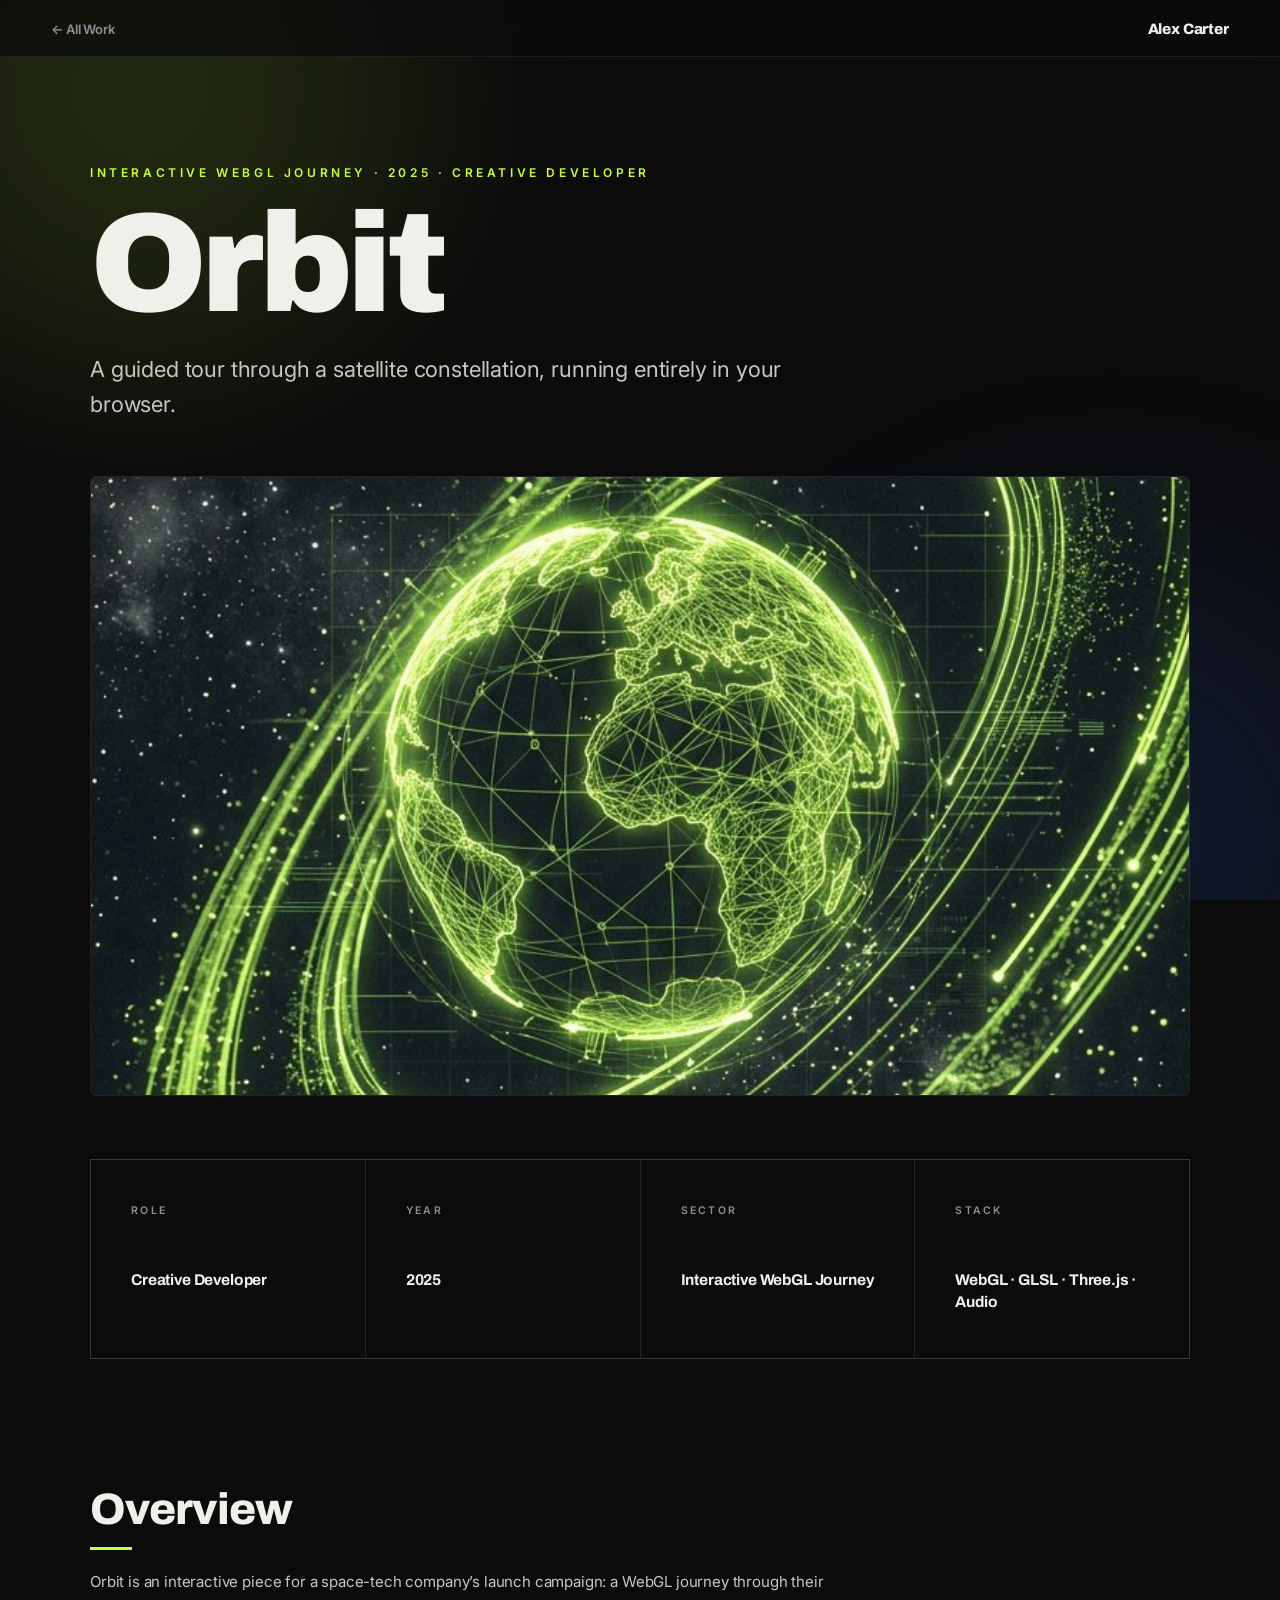
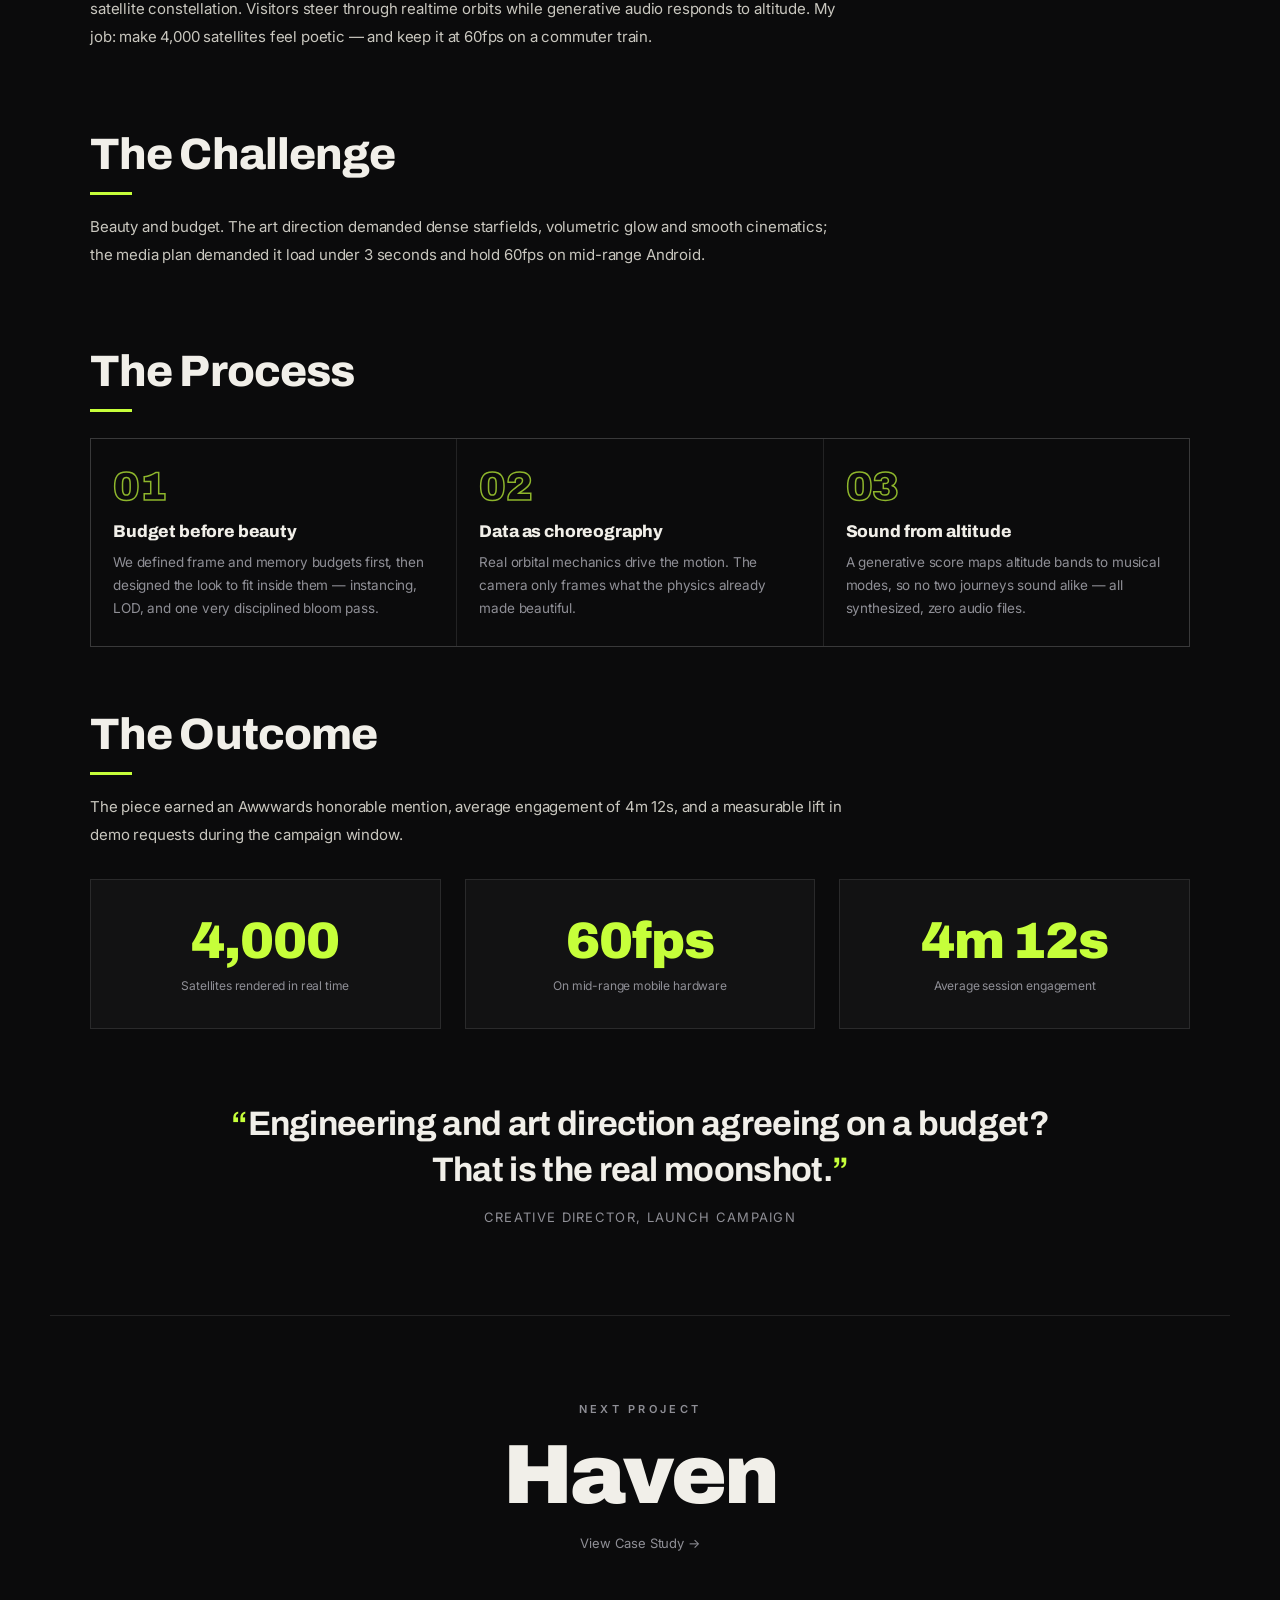
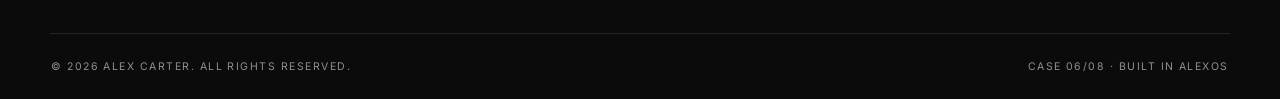
<file: work/orbit.html>
<!DOCTYPE html>
<html lang="en">
<head>
<meta charset="UTF-8">
<meta name="viewport" content="width=device-width, initial-scale=1.0">
<title>Orbit — Alex Carter · Case Study</title>
<meta name="description" content="A guided tour through a satellite constellation, running entirely in your browser.">
<link rel="icon" href="data:image/svg+xml,%3Csvg xmlns='http://www.w3.org/2000/svg' viewBox='0 0 16 16'%3E%3Crect width='16' height='16' fill='%230a8a8a'/%3E%3Ctext x='2' y='13' font-family='monospace' font-size='12' font-weight='bold' fill='%23c6ff3a'%3EA%3C/text%3E%3C/svg%3E">
<link rel="preconnect" href="https://fonts.googleapis.com">
<link rel="preconnect" href="https://fonts.gstatic.com" crossorigin>
<link href="https://fonts.googleapis.com/css2?family=Inter:wght@400;500;600;700&family=Archivo:wght@600;700;800;900&display=swap" rel="stylesheet">
<link rel="stylesheet" href="work.css">
</head>
<body>
<div class="prog"></div>
<div class="aur" aria-hidden="true"><i></i><i></i></div>
<nav>
  <span class="l"><a href="../index.html">← All Work</a></span>
  <span class="r"><a href="../index.html">Alex Carter</a></span>
</nav>
<main class="wrap">
  <header class="hero">
    <div class="eye rv">Interactive WebGL Journey · 2025 · Creative Developer</div>
    <h1 class="rv">Orbit</h1>
    <p class="tag rv">A guided tour through a satellite constellation, running entirely in your browser.</p>
    <div class="heroimg rv"><img src="../assets/img/work-orbit.jpg" alt="Orbit — Interactive WebGL Journey"></div>
  </header>
  <div class="meta rv">
    <div><div class="k">Role</div><div class="v">Creative Developer</div></div>
    <div><div class="k">Year</div><div class="v">2025</div></div>
    <div><div class="k">Sector</div><div class="v">Interactive WebGL Journey</div></div>
    <div><div class="k">Stack</div><div class="v">WebGL · GLSL · Three.js · Audio</div></div>
  </div>
  <section class="rv"><h2>Overview</h2><div class="body"><p>Orbit is an interactive piece for a space-tech company’s launch campaign: a WebGL journey through their satellite constellation. Visitors steer through realtime orbits while generative audio responds to altitude. My job: make 4,000 satellites feel poetic — and keep it at 60fps on a commuter train.</p></div></section>
  <section class="rv"><h2>The Challenge</h2><div class="body"><p>Beauty and budget. The art direction demanded dense starfields, volumetric glow and smooth cinematics; the media plan demanded it load under 3 seconds and hold 60fps on mid-range Android.</p></div></section>
  <section class="rv"><h2>The Process</h2><div class="steps"><div class="step"><span class="n">01</span><h3>Budget before beauty</h3><p>We defined frame and memory budgets first, then designed the look to fit inside them — instancing, LOD, and one very disciplined bloom pass.</p></div><div class="step"><span class="n">02</span><h3>Data as choreography</h3><p>Real orbital mechanics drive the motion. The camera only frames what the physics already made beautiful.</p></div><div class="step"><span class="n">03</span><h3>Sound from altitude</h3><p>A generative score maps altitude bands to musical modes, so no two journeys sound alike — all synthesized, zero audio files.</p></div></div></section>
  <section class="rv"><h2>The Outcome</h2><div class="body"><p>The piece earned an Awwwards honorable mention, average engagement of 4m 12s, and a measurable lift in demo requests during the campaign window.</p></div><div class="stats"><div class="stat"><div class="v">4,000</div><div class="l">Satellites rendered in real time</div></div><div class="stat"><div class="v">60fps</div><div class="l">On mid-range mobile hardware</div></div><div class="stat"><div class="v">4m 12s</div><div class="l">Average session engagement</div></div></div></section>
  <blockquote class="rv"><p>Engineering and art direction agreeing on a budget? That is the real moonshot.</p><cite>Creative director, launch campaign</cite></blockquote>
  <a class="next" href="haven.html">
    <span class="k">Next Project</span>
    <div class="t">Haven</div>
    <span class="a">View Case Study →</span>
  </a>
</main>
<footer>
  <span>© 2026 ALEX CARTER. ALL RIGHTS RESERVED.</span>
  <span>CASE 06/08 · BUILT IN ALEXOS</span>
</footer>
<script src="work.js"></script>
</body>
</html>
</file>
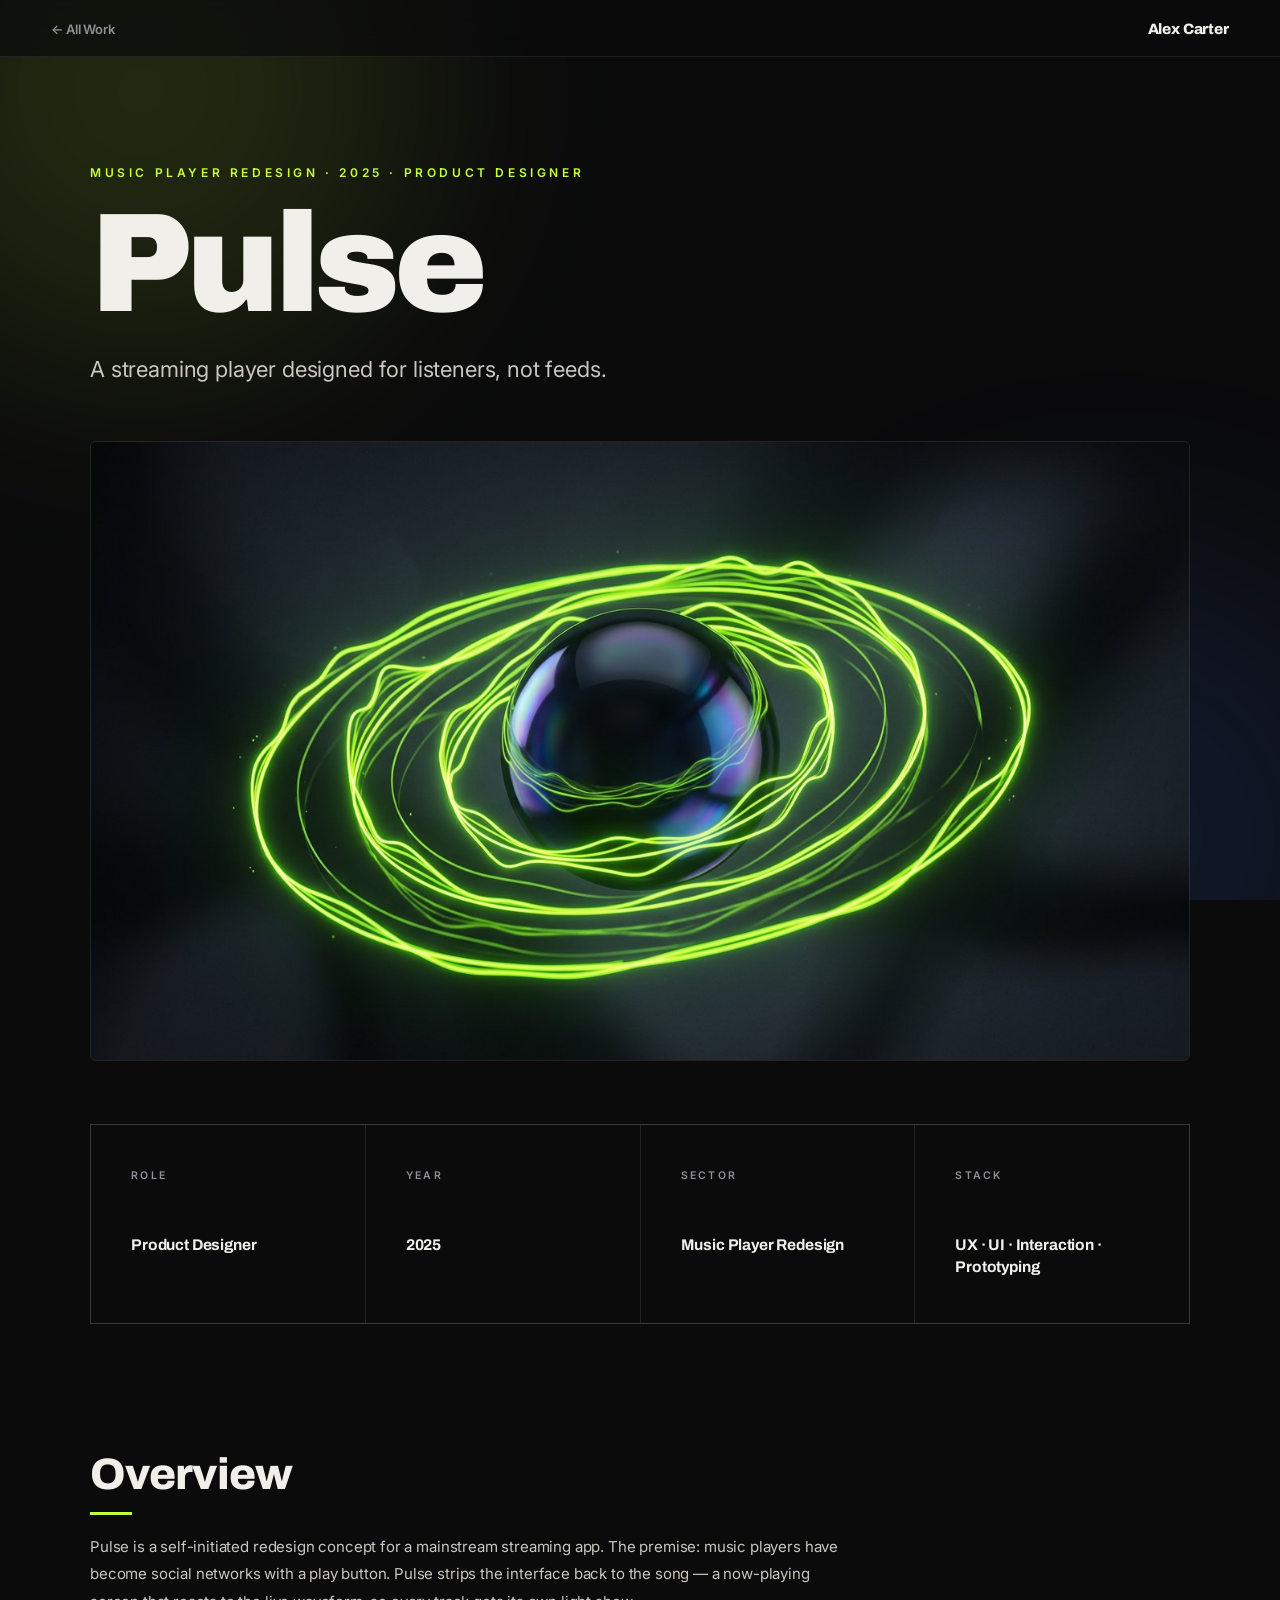
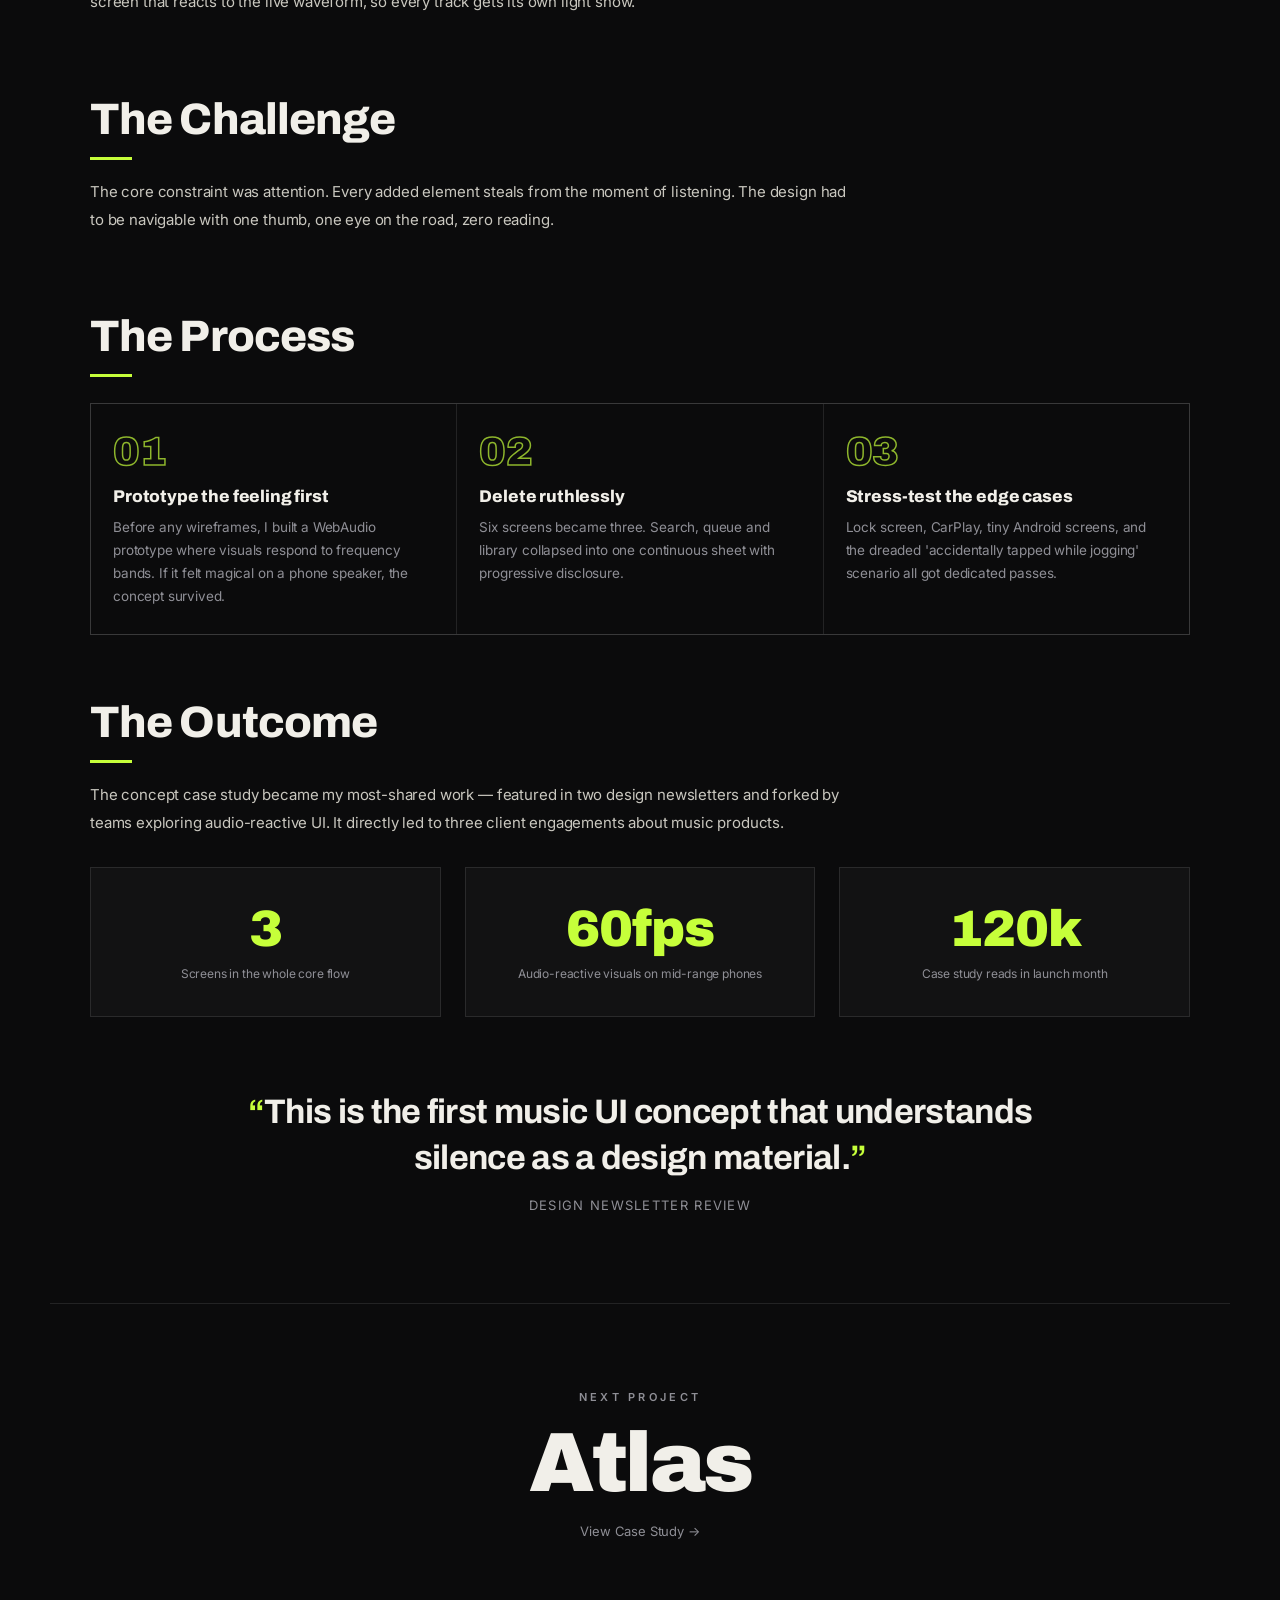
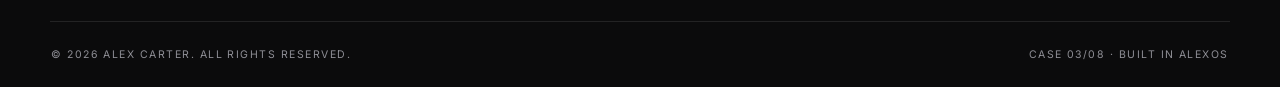
<file: work/pulse.html>
<!DOCTYPE html>
<html lang="en">
<head>
<meta charset="UTF-8">
<meta name="viewport" content="width=device-width, initial-scale=1.0">
<title>Pulse — Alex Carter · Case Study</title>
<meta name="description" content="A streaming player designed for listeners, not feeds.">
<link rel="icon" href="data:image/svg+xml,%3Csvg xmlns='http://www.w3.org/2000/svg' viewBox='0 0 16 16'%3E%3Crect width='16' height='16' fill='%230a8a8a'/%3E%3Ctext x='2' y='13' font-family='monospace' font-size='12' font-weight='bold' fill='%23c6ff3a'%3EA%3C/text%3E%3C/svg%3E">
<link rel="preconnect" href="https://fonts.googleapis.com">
<link rel="preconnect" href="https://fonts.gstatic.com" crossorigin>
<link href="https://fonts.googleapis.com/css2?family=Inter:wght@400;500;600;700&family=Archivo:wght@600;700;800;900&display=swap" rel="stylesheet">
<link rel="stylesheet" href="work.css">
</head>
<body>
<div class="prog"></div>
<div class="aur" aria-hidden="true"><i></i><i></i></div>
<nav>
  <span class="l"><a href="../index.html">← All Work</a></span>
  <span class="r"><a href="../index.html">Alex Carter</a></span>
</nav>
<main class="wrap">
  <header class="hero">
    <div class="eye rv">Music Player Redesign · 2025 · Product Designer</div>
    <h1 class="rv">Pulse</h1>
    <p class="tag rv">A streaming player designed for listeners, not feeds.</p>
    <div class="heroimg rv"><img src="../assets/img/work-pulse.jpg" alt="Pulse — Music Player Redesign"></div>
  </header>
  <div class="meta rv">
    <div><div class="k">Role</div><div class="v">Product Designer</div></div>
    <div><div class="k">Year</div><div class="v">2025</div></div>
    <div><div class="k">Sector</div><div class="v">Music Player Redesign</div></div>
    <div><div class="k">Stack</div><div class="v">UX · UI · Interaction · Prototyping</div></div>
  </div>
  <section class="rv"><h2>Overview</h2><div class="body"><p>Pulse is a self-initiated redesign concept for a mainstream streaming app. The premise: music players have become social networks with a play button. Pulse strips the interface back to the song — a now-playing screen that reacts to the live waveform, so every track gets its own light show.</p></div></section>
  <section class="rv"><h2>The Challenge</h2><div class="body"><p>The core constraint was attention. Every added element steals from the moment of listening. The design had to be navigable with one thumb, one eye on the road, zero reading.</p></div></section>
  <section class="rv"><h2>The Process</h2><div class="steps"><div class="step"><span class="n">01</span><h3>Prototype the feeling first</h3><p>Before any wireframes, I built a WebAudio prototype where visuals respond to frequency bands. If it felt magical on a phone speaker, the concept survived.</p></div><div class="step"><span class="n">02</span><h3>Delete ruthlessly</h3><p>Six screens became three. Search, queue and library collapsed into one continuous sheet with progressive disclosure.</p></div><div class="step"><span class="n">03</span><h3>Stress-test the edge cases</h3><p>Lock screen, CarPlay, tiny Android screens, and the dreaded &#x27;accidentally tapped while jogging&#x27; scenario all got dedicated passes.</p></div></div></section>
  <section class="rv"><h2>The Outcome</h2><div class="body"><p>The concept case study became my most-shared work — featured in two design newsletters and forked by teams exploring audio-reactive UI. It directly led to three client engagements about music products.</p></div><div class="stats"><div class="stat"><div class="v">3</div><div class="l">Screens in the whole core flow</div></div><div class="stat"><div class="v">60fps</div><div class="l">Audio-reactive visuals on mid-range phones</div></div><div class="stat"><div class="v">120k</div><div class="l">Case study reads in launch month</div></div></div></section>
  <blockquote class="rv"><p>This is the first music UI concept that understands silence as a design material.</p><cite>Design newsletter review</cite></blockquote>
  <a class="next" href="atlas.html">
    <span class="k">Next Project</span>
    <div class="t">Atlas</div>
    <span class="a">View Case Study →</span>
  </a>
</main>
<footer>
  <span>© 2026 ALEX CARTER. ALL RIGHTS RESERVED.</span>
  <span>CASE 03/08 · BUILT IN ALEXOS</span>
</footer>
<script src="work.js"></script>
</body>
</html>
</file>
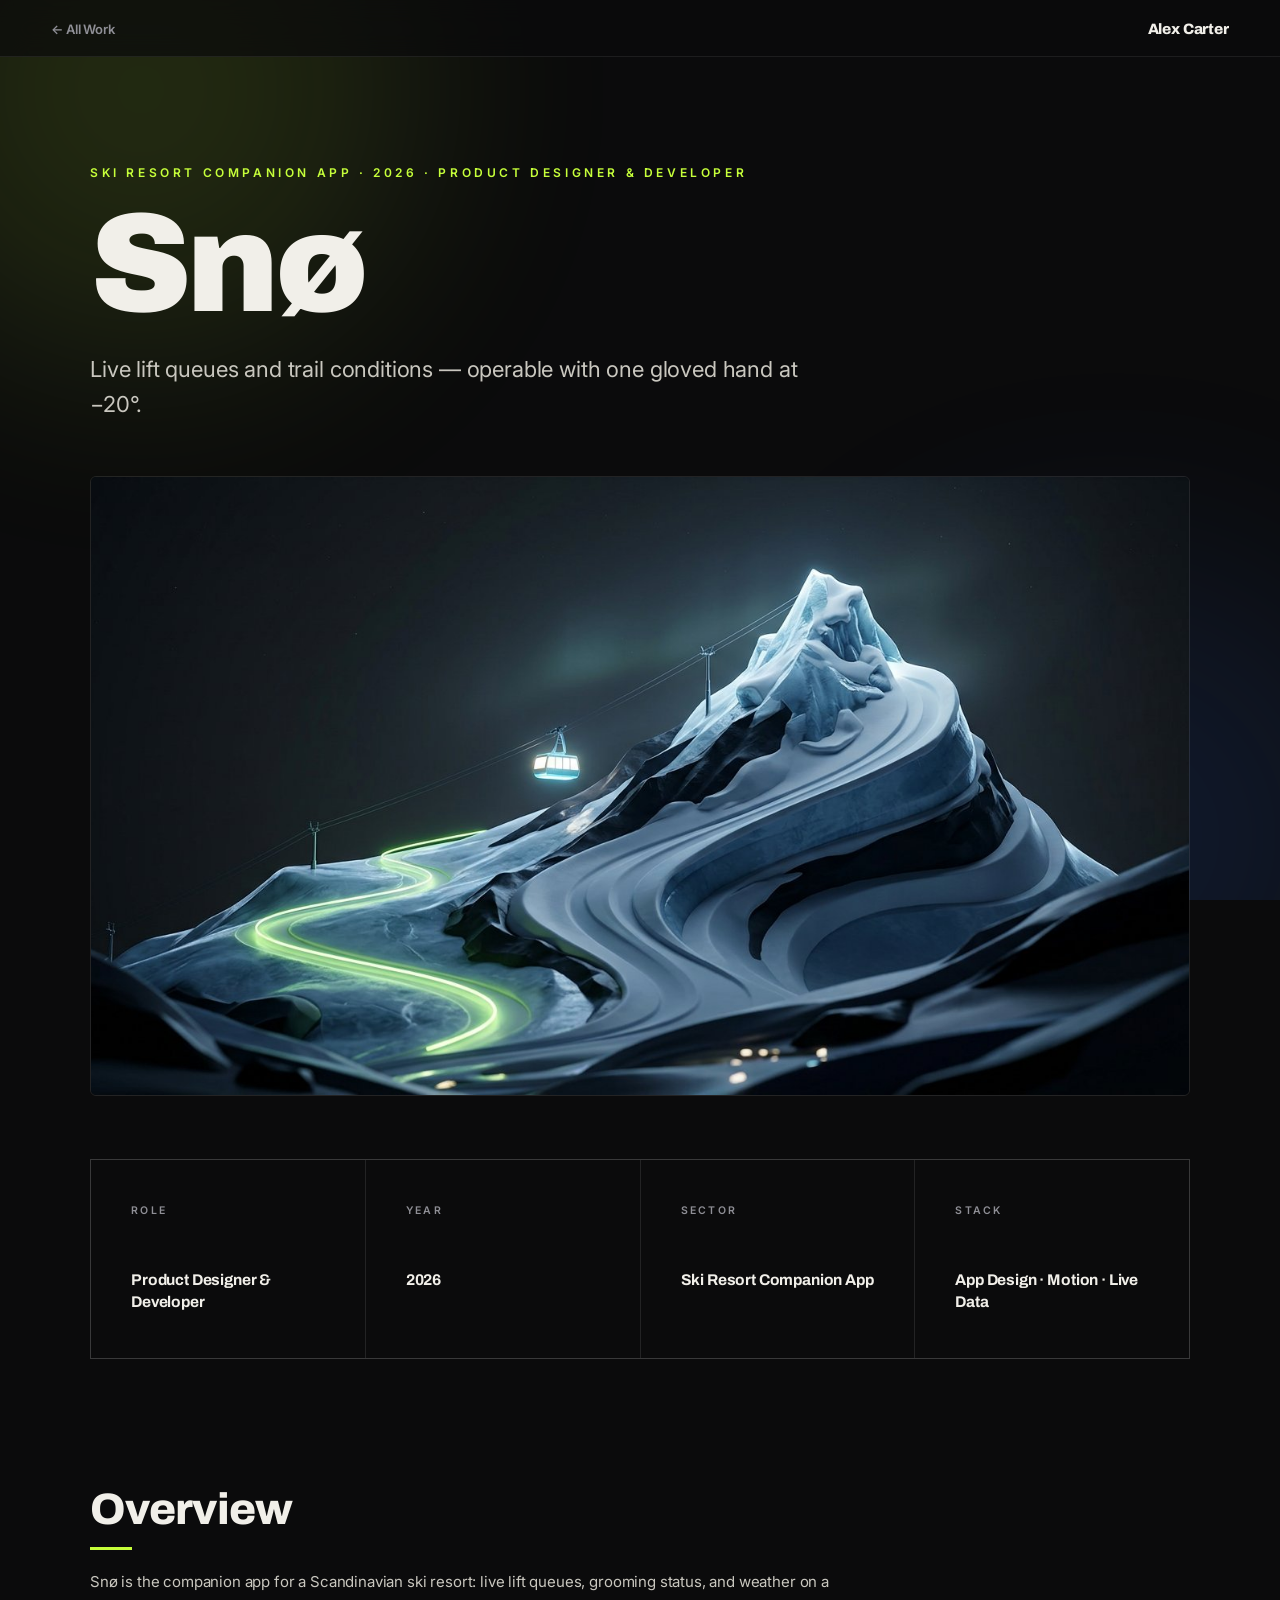
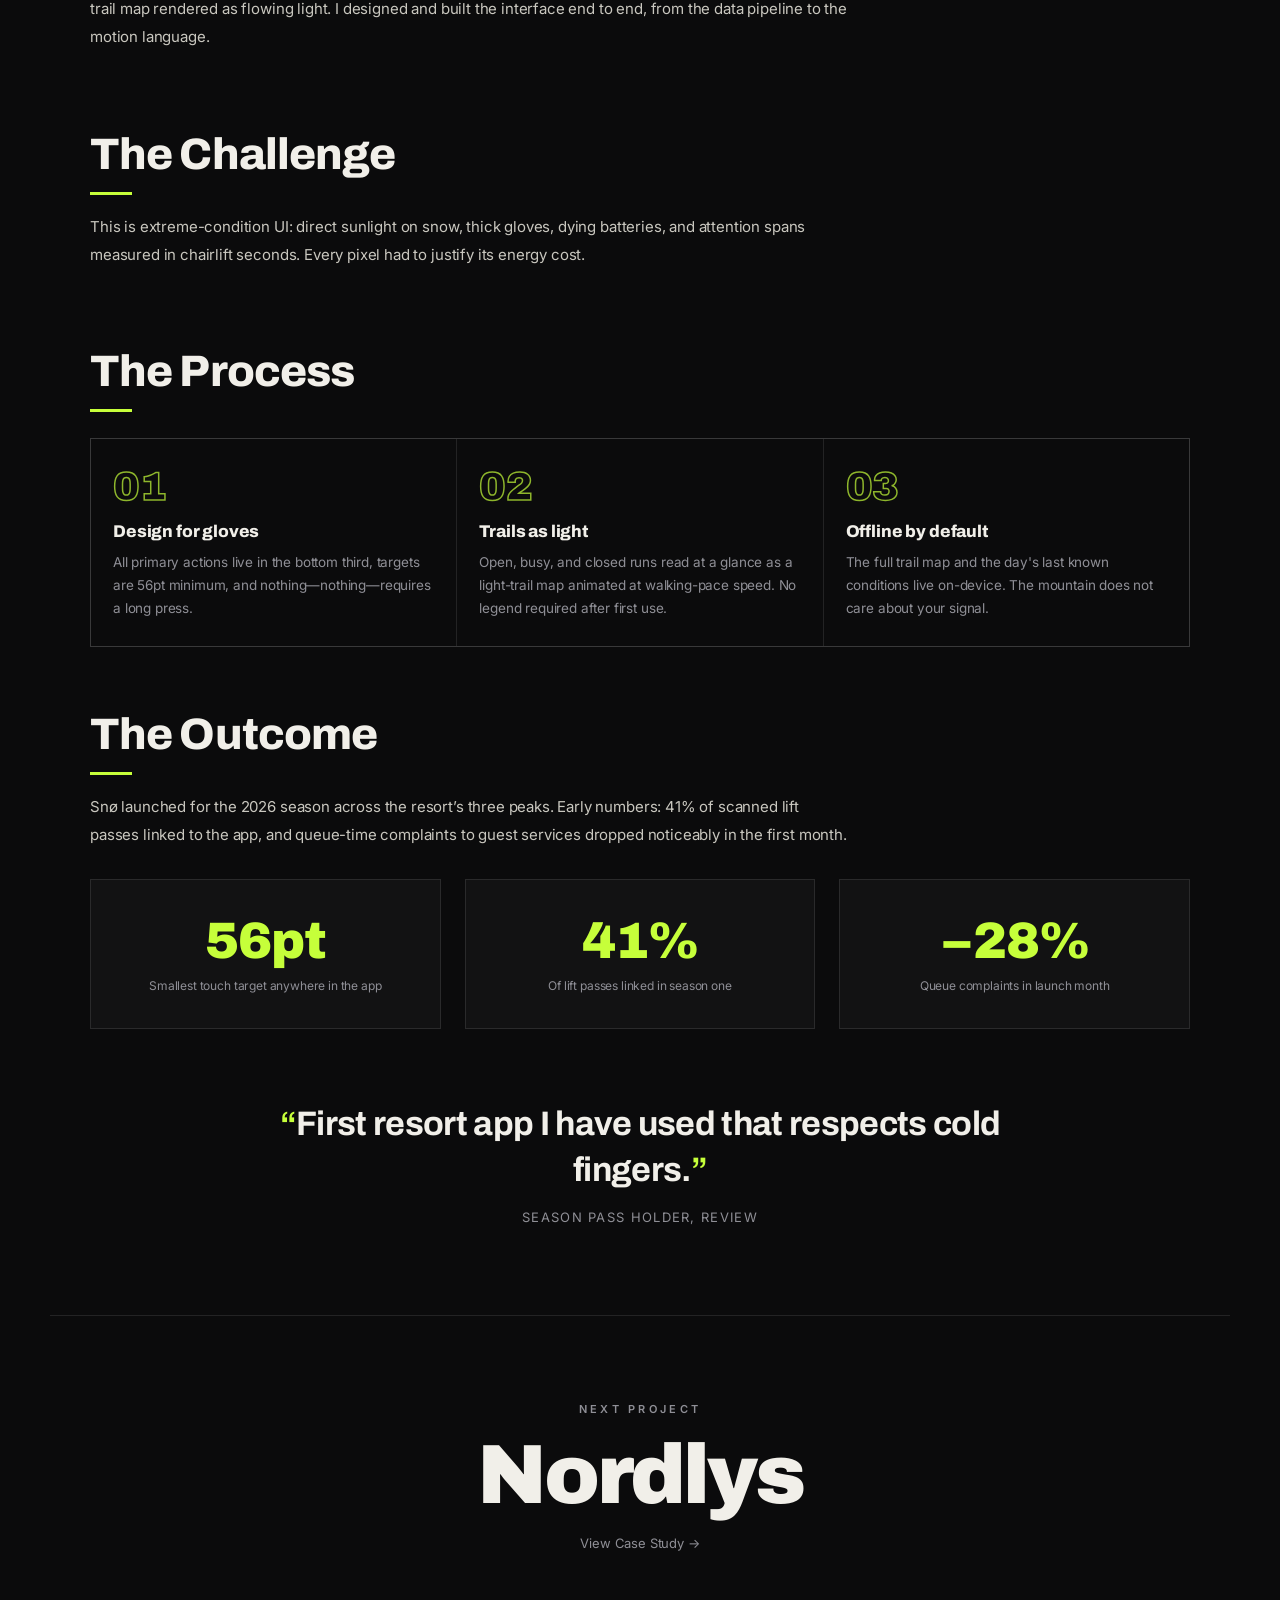
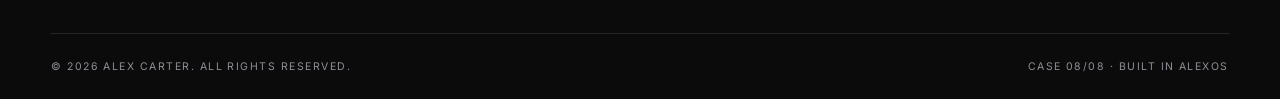
<file: work/sno.html>
<!DOCTYPE html>
<html lang="en">
<head>
<meta charset="UTF-8">
<meta name="viewport" content="width=device-width, initial-scale=1.0">
<title>Snø — Alex Carter · Case Study</title>
<meta name="description" content="Live lift queues and trail conditions — operable with one gloved hand at −20°.">
<link rel="icon" href="data:image/svg+xml,%3Csvg xmlns='http://www.w3.org/2000/svg' viewBox='0 0 16 16'%3E%3Crect width='16' height='16' fill='%230a8a8a'/%3E%3Ctext x='2' y='13' font-family='monospace' font-size='12' font-weight='bold' fill='%23c6ff3a'%3EA%3C/text%3E%3C/svg%3E">
<link rel="preconnect" href="https://fonts.googleapis.com">
<link rel="preconnect" href="https://fonts.gstatic.com" crossorigin>
<link href="https://fonts.googleapis.com/css2?family=Inter:wght@400;500;600;700&family=Archivo:wght@600;700;800;900&display=swap" rel="stylesheet">
<link rel="stylesheet" href="work.css">
</head>
<body>
<div class="prog"></div>
<div class="aur" aria-hidden="true"><i></i><i></i></div>
<nav>
  <span class="l"><a href="../index.html">← All Work</a></span>
  <span class="r"><a href="../index.html">Alex Carter</a></span>
</nav>
<main class="wrap">
  <header class="hero">
    <div class="eye rv">Ski Resort Companion App · 2026 · Product Designer &amp; Developer</div>
    <h1 class="rv">Snø</h1>
    <p class="tag rv">Live lift queues and trail conditions — operable with one gloved hand at −20°.</p>
    <div class="heroimg rv"><img src="../assets/img/work-sno.jpg" alt="Snø — Ski Resort Companion App"></div>
  </header>
  <div class="meta rv">
    <div><div class="k">Role</div><div class="v">Product Designer &amp; Developer</div></div>
    <div><div class="k">Year</div><div class="v">2026</div></div>
    <div><div class="k">Sector</div><div class="v">Ski Resort Companion App</div></div>
    <div><div class="k">Stack</div><div class="v">App Design · Motion · Live Data</div></div>
  </div>
  <section class="rv"><h2>Overview</h2><div class="body"><p>Snø is the companion app for a Scandinavian ski resort: live lift queues, grooming status, and weather on a trail map rendered as flowing light. I designed and built the interface end to end, from the data pipeline to the motion language.</p></div></section>
  <section class="rv"><h2>The Challenge</h2><div class="body"><p>This is extreme-condition UI: direct sunlight on snow, thick gloves, dying batteries, and attention spans measured in chairlift seconds. Every pixel had to justify its energy cost.</p></div></section>
  <section class="rv"><h2>The Process</h2><div class="steps"><div class="step"><span class="n">01</span><h3>Design for gloves</h3><p>All primary actions live in the bottom third, targets are 56pt minimum, and nothing—nothing—requires a long press.</p></div><div class="step"><span class="n">02</span><h3>Trails as light</h3><p>Open, busy, and closed runs read at a glance as a light-trail map animated at walking-pace speed. No legend required after first use.</p></div><div class="step"><span class="n">03</span><h3>Offline by default</h3><p>The full trail map and the day&#x27;s last known conditions live on-device. The mountain does not care about your signal.</p></div></div></section>
  <section class="rv"><h2>The Outcome</h2><div class="body"><p>Snø launched for the 2026 season across the resort’s three peaks. Early numbers: 41% of scanned lift passes linked to the app, and queue-time complaints to guest services dropped noticeably in the first month.</p></div><div class="stats"><div class="stat"><div class="v">56pt</div><div class="l">Smallest touch target anywhere in the app</div></div><div class="stat"><div class="v">41%</div><div class="l">Of lift passes linked in season one</div></div><div class="stat"><div class="v">−28%</div><div class="l">Queue complaints in launch month</div></div></div></section>
  <blockquote class="rv"><p>First resort app I have used that respects cold fingers.</p><cite>Season pass holder, review</cite></blockquote>
  <a class="next" href="nordlys.html">
    <span class="k">Next Project</span>
    <div class="t">Nordlys</div>
    <span class="a">View Case Study →</span>
  </a>
</main>
<footer>
  <span>© 2026 ALEX CARTER. ALL RIGHTS RESERVED.</span>
  <span>CASE 08/08 · BUILT IN ALEXOS</span>
</footer>
<script src="work.js"></script>
</body>
</html>
</file>
<file: css/style.css>
/* ============================================================
   AlexOS ’96 → 2026 · single stylesheet
   retro desktop + time-travel + modern portfolio
   ============================================================ */
*{margin:0;padding:0;box-sizing:border-box;}
:root{
  /* retro palette */
  --face:#c0c0c0; --hi:#ffffff; --sh:#808080; --dksh:#000; --lt:#dfdfdf;
  --title:#000082; --title2:#1084d0; --teal:#0a8a8a; --sel:#000082;
  --ui:Tahoma,"MS Sans Serif",Geneva,Verdana,sans-serif;
  --px:"Pixelify Sans",monospace;
  --vt:"VT323",monospace;
  /* modern palette */
  --bg:#0b0b0c; --ink:#f1efe9; --acc:#c6ff3a; --mut:#8f8f96;
  --sans:"Inter",system-ui,sans-serif;
  --disp:"Archivo",sans-serif;
  /* custom pixel cursors (original artwork) */
  --cur-arrow:url("data:image/svg+xml,%3Csvg xmlns='http://www.w3.org/2000/svg' width='24' height='24' viewBox='0 0 24 24'%3E%3Cpath d='M4 2 L4 19 L8.4 15 L11 21.5 L13.6 20.4 L11 14 L18 14 Z' fill='%23ffffff' stroke='%23000000' stroke-width='1.4' stroke-linejoin='round'/%3E%3C/svg%3E") 4 2, default;
  --cur-hand:url("data:image/svg+xml,%3Csvg xmlns='http://www.w3.org/2000/svg' width='24' height='24' viewBox='0 0 24 24'%3E%3Cpath d='M8 2 a1.6 1.6 0 0 1 1.6 1.6 V10 h1 V3.6 a1.6 1.6 0 0 1 3.2 0 V10 h1 V5.6 a1.6 1.6 0 0 1 3.2 0 V13 c0 4-2.6 7-6.6 7 c-2.6 0-3.9-1-5.3-2.9 L3 12.6 c-.8-.9-.7-2.1 .2-2.7 c.8-.6 2-.4 2.6 .4 l.6 .8 V3.6 A1.6 1.6 0 0 1 8 2 z' fill='%23ffffff' stroke='%23000000' stroke-width='1.3' stroke-linejoin='round'/%3E%3C/svg%3E") 8 2, pointer;
  --cur-arrow-lime:url("data:image/svg+xml,%3Csvg xmlns='http://www.w3.org/2000/svg' width='24' height='24' viewBox='0 0 24 24'%3E%3Cpath d='M4 2 L4 19 L8.4 15 L11 21.5 L13.6 20.4 L11 14 L18 14 Z' fill='%23c6ff3a' stroke='%23081018' stroke-width='1.4' stroke-linejoin='round'/%3E%3C/svg%3E") 4 2, auto;
  --cur-hand-lime:url("data:image/svg+xml,%3Csvg xmlns='http://www.w3.org/2000/svg' width='24' height='24' viewBox='0 0 24 24'%3E%3Cpath d='M8 2 a1.6 1.6 0 0 1 1.6 1.6 V10 h1 V3.6 a1.6 1.6 0 0 1 3.2 0 V10 h1 V5.6 a1.6 1.6 0 0 1 3.2 0 V13 c0 4-2.6 7-6.6 7 c-2.6 0-3.9-1-5.3-2.9 L3 12.6 c-.8-.9-.7-2.1 .2-2.7 c.8-.6 2-.4 2.6 .4 l.6 .8 V3.6 A1.6 1.6 0 0 1 8 2 z' fill='%23c6ff3a' stroke='%23081018' stroke-width='1.3' stroke-linejoin='round'/%3E%3C/svg%3E") 8 2, pointer;
}
html,body{height:100%;}
body{
  font-family:var(--ui);font-size:12px;overflow:hidden;background:#000;
  cursor:var(--cur-arrow);
  -webkit-font-smoothing:antialiased;
}
button,a,span.tbtn,.dicon,.fitem{cursor:var(--cur-hand);}
img{user-select:none;-webkit-user-drag:none;}
.sr{position:absolute;width:1px;height:1px;overflow:hidden;clip:rect(0 0 0 0);white-space:nowrap;}
.blink{animation:blink 1.1s steps(2,start) infinite;}
@keyframes blink{to{visibility:hidden;}}

/* ============ INTRO SPLASH ============ */
#intro{position:fixed;inset:0;z-index:9000;background:#000;color:#fff;display:flex;align-items:center;justify-content:center;text-align:center;}
#intro.off{display:none;}
.intro-logo{font-family:var(--px);font-weight:700;font-size:clamp(64px,16vw,160px);line-height:.9;color:#fff;text-shadow:0 0 24px rgba(198,255,58,.35);}
.intro-logo span{color:var(--acc);}
.intro-tag{font-family:var(--vt);font-size:clamp(18px,3.4vw,26px);color:#9a9aa2;margin-top:14px;letter-spacing:.08em;}
.intro-press{font-family:var(--vt);font-size:clamp(14px,2.6vw,20px);color:var(--acc);margin-top:56px;}

/* ============ DESKTOP ============ */
#desk{position:fixed;inset:0 0 40px 0;background:var(--teal);display:none;overflow:hidden;z-index:1;}
#desk.on{display:block;}
#desk.bg-teal{background:var(--teal);}
#desk.bg-clouds{background:linear-gradient(180deg,#3a7bd5 0%,#7fb2e8 46%,#cfe6ff 62%,#3f9e4d 62.2%,#2f7d3c 100%);}
#desk.bg-bricks{background:
  repeating-linear-gradient(0deg,#7a3b2e 0 22px,#5f2c22 22px 24px),
  repeating-linear-gradient(90deg,transparent 0 44px,rgba(0,0,0,.35) 44px 46px);}
#desk.bg-grape{background:linear-gradient(135deg,#2b1055 0%,#7597de 100%);}
#desk.bg-midnight{background:#050510;background-image:radial-gradient(1px 1px at 12% 22%,#fff 60%,transparent),radial-gradient(1px 1px at 38% 68%,#fff 60%,transparent),radial-gradient(1.5px 1.5px at 66% 30%,#fff 60%,transparent),radial-gradient(1px 1px at 84% 58%,#fff 60%,transparent),radial-gradient(1px 1px at 52% 12%,#8fd4ff 60%,transparent),radial-gradient(1px 1px at 24% 84%,#fff 60%,transparent),radial-gradient(1.2px 1.2px at 90% 10%,#fff 60%,transparent);}

/* desktop icons */
#icons{position:absolute;top:14px;left:12px;bottom:10px;display:flex;flex-direction:column;flex-wrap:wrap;align-content:flex-start;gap:6px;z-index:2;}
.dicon{width:84px;padding:8px 4px 6px;text-align:center;color:#fff;border:1px dotted transparent;user-select:none;}
.dicon .ic{font-size:27px;line-height:1;filter:drop-shadow(1px 1px 0 rgba(0,0,0,.55));display:block;}
.dicon .lbl{display:inline-block;margin-top:5px;font-size:11px;line-height:1.25;padding:1px 3px;text-shadow:1px 1px 0 rgba(0,0,0,.6);}
.dicon:hover{border-color:rgba(255,255,255,.35);}
.dicon.sel .lbl{background:var(--sel);}
.dicon.sel{border-color:rgba(255,255,255,.6);}

/* ============ WINDOW CHROME ============ */
.win{position:absolute;background:var(--face);border:2px solid;border-color:var(--hi) var(--dksh) var(--dksh) var(--hi);
  box-shadow:inset -1px -1px 0 var(--sh),inset 1px 1px 0 var(--lt),2px 2px 0 rgba(0,0,0,.28);
  display:flex;flex-direction:column;min-width:240px;}
.win.blur .tbar{background:linear-gradient(90deg,#7b7b7b,#b5b5b5);color:#ececec;}
.win.min{display:none;}
.tbar{display:flex;align-items:center;gap:4px;height:24px;padding:0 3px 0 6px;color:#fff;font-weight:700;font-size:11.5px;
  background:linear-gradient(90deg,var(--title),var(--title2));user-select:none;touch-action:none;}
.tbar .ti{flex:1;white-space:nowrap;overflow:hidden;text-overflow:ellipsis;}
.tbtn{width:18px;height:16px;line-height:14px;text-align:center;font-size:10px;font-weight:700;color:#000;
  background:var(--face);border:1px solid;border-color:var(--hi) var(--dksh) var(--dksh) var(--hi);
  box-shadow:inset -1px -1px 0 var(--sh),inset 1px 1px 0 var(--lt);}
.tbtn:active{border-color:var(--dksh) var(--hi) var(--hi) var(--dksh);box-shadow:inset 1px 1px 0 var(--sh);}
.wbody{flex:1;overflow:auto;padding:10px;position:relative;}
.win canvas{display:block;}

/* beveled button */
.btn{font-family:var(--ui);font-size:11.5px;padding:5px 14px;background:var(--face);color:#000;
  border:2px solid;border-color:var(--hi) var(--dksh) var(--dksh) var(--hi);
  box-shadow:inset -1px -1px 0 var(--sh),inset 1px 1px 0 var(--lt);}
.btn:active:not(:disabled){border-color:var(--dksh) var(--hi) var(--hi) var(--dksh);box-shadow:inset 1px 1px 0 var(--sh);}
.btn:disabled{color:#7a7a7a;text-shadow:1px 1px 0 #fff;}
.inset{border:2px solid;border-color:var(--sh) var(--hi) var(--hi) var(--sh);background:#fff;}
.dim{color:#555;margin-top:6px;}
.trow{display:flex;gap:8px;margin-top:12px;}

/* ============ TASKBAR ============ */
#taskbar{position:fixed;left:0;right:0;bottom:0;height:40px;background:var(--face);z-index:5000;display:none;
  align-items:center;gap:6px;padding:4px 6px;border-top:2px solid;border-color:var(--hi) transparent transparent transparent;}
#taskbar.on{display:flex;}
#startbtn{font-weight:700;display:flex;align-items:center;gap:6px;height:30px;}
#startbtn .flag{color:#0a8a8a;font-size:14px;text-shadow:1px 1px 0 #fff;}
#startbtn.pressed{border-color:var(--dksh) var(--hi) var(--hi) var(--dksh);box-shadow:inset 1px 1px 0 var(--sh);}
#tasks{flex:1;display:flex;gap:5px;overflow:hidden;height:30px;}
.taskbtn{min-width:120px;max-width:180px;padding:0 10px;font-size:11px;display:flex;align-items:center;white-space:nowrap;overflow:hidden;text-overflow:ellipsis;
  background:var(--face);border:2px solid;border-color:var(--hi) var(--dksh) var(--dksh) var(--hi);box-shadow:inset -1px -1px 0 var(--sh),inset 1px 1px 0 var(--lt);}
.taskbtn.on{border-color:var(--dksh) var(--hi) var(--hi) var(--dksh);box-shadow:inset 1px 1px 0 var(--sh);background:var(--lt);font-weight:700;}
#updbtn{height:30px;font-weight:700;color:#084;}
#clock{min-width:76px;height:30px;display:flex;align-items:center;justify-content:center;font-family:var(--vt);font-size:17px;
  border:2px solid;border-color:var(--sh) var(--hi) var(--hi) var(--sh);background:var(--lt);}

/* ============ START MENU ============ */
#startmenu{position:fixed;left:6px;bottom:42px;width:224px;background:var(--face);z-index:5001;display:none;
  border:2px solid;border-color:var(--hi) var(--dksh) var(--dksh) var(--hi);box-shadow:3px 3px 0 rgba(0,0,0,.35);
  padding:3px 3px 3px 0;}
#startmenu.on{display:block;}
#startmenu .sm-wrap{display:flex;}
#startmenu .sm-side{width:26px;background:linear-gradient(180deg,var(--title),var(--title2));color:#cfe3ff;
  font-family:var(--px);font-size:15px;display:flex;align-items:flex-end;justify-content:center;padding:8px 0;}
#startmenu .sm-side span{writing-mode:vertical-rl;transform:rotate(180deg);letter-spacing:.06em;}
#startmenu .sm-items{flex:1;display:flex;flex-direction:column;padding:2px;}
.sm-it{display:flex;align-items:center;gap:9px;padding:6px 10px;font-size:12px;color:#000;}
.sm-it .ic{font-size:16px;width:20px;text-align:center;}
.sm-it:hover{background:var(--sel);color:#fff;}
.sm-sep{height:2px;margin:3px 2px;border-top:1px solid var(--sh);border-bottom:1px solid var(--hi);}

/* ============ TIP + DIALOG ============ */
#tip{left:50%;top:38%;width:min(340px,86vw);transform:translate(-50%,-50%);z-index:6000;display:none;}
#tip.on{display:block;}
#tip p{line-height:1.5;}
.dlg{left:50%;top:44%;width:min(360px,88vw);transform:translate(-50%,-50%);z-index:7500;display:none;}
.dlg.on{display:block;}

/* ============ INSTALL ============ */
#install{position:fixed;inset:0;z-index:9000;background:rgba(0,0,20,.82);display:none;align-items:center;justify-content:center;}
#install.on{display:flex;}
.inst-card{position:static;width:min(380px,90vw);}
.inst-card h2{font-family:var(--px);font-size:19px;margin-bottom:4px;}
.pbar{height:20px;margin-top:14px;border:2px solid;border-color:var(--sh) var(--hi) var(--hi) var(--sh);background:#fff;padding:2px;}
.pfill{height:100%;width:0;background:repeating-linear-gradient(90deg,var(--title) 0 10px,var(--title2) 10px 12px);}
.pct{text-align:right;font-family:var(--vt);font-size:16px;margin-top:4px;}

/* ============ ENTRY 2026 GLITCH ============ */
#entry26{position:fixed;inset:0;z-index:9400;background:#000;display:none;flex-direction:column;align-items:center;justify-content:center;color:#fff;text-align:center;}
#entry26.on{display:flex;}
#entry26 h2{font-family:var(--vt);font-size:clamp(18px,4vw,28px);letter-spacing:.4em;color:#8a8a92;text-transform:uppercase;}
#entry26 .big{font-family:var(--px);font-weight:700;font-size:clamp(90px,26vw,260px);line-height:1;color:var(--acc);
  text-shadow:4px 0 0 #ff2d78,-4px 0 0 #22d3ee;animation:flick .08s steps(2) infinite;}
#entry26 p{font-family:var(--vt);font-size:clamp(14px,3vw,20px);color:#8a8a92;margin-top:12px;letter-spacing:.2em;}
@keyframes flick{0%{opacity:1}50%{opacity:.86}100%{opacity:1}}

/* ============ TIME TRAVEL ============ */
#tt{position:fixed;inset:0;z-index:9500;background:#000;display:none;color:#fff;}
#tt.on{display:block;}
#ttcv{position:absolute;inset:0;width:100%;height:100%;}
.tt-date{position:absolute;top:26px;left:50%;transform:translateX(-50%);font-family:var(--vt);font-size:clamp(16px,3.4vw,24px);color:#ffb03a;letter-spacing:.25em;text-shadow:0 0 12px rgba(255,176,58,.8);}
.tt-center{position:absolute;inset:0;display:flex;flex-direction:column;align-items:center;justify-content:center;text-align:center;pointer-events:none;}
.tt-center h2{font-family:var(--disp);font-weight:900;font-size:clamp(30px,7vw,84px);letter-spacing:-.02em;color:#fff;text-shadow:0 0 30px rgba(198,255,58,.5);}
.tt-center p{font-family:var(--vt);font-size:clamp(15px,3vw,22px);color:var(--acc);margin-top:10px;letter-spacing:.3em;}
.tt-gauges{position:absolute;left:0;right:0;bottom:34px;display:flex;justify-content:center;gap:clamp(20px,8vw,90px);}
.ttg{display:flex;flex-direction:column;align-items:center;gap:4px;padding:10px 18px;border:1px solid rgba(255,176,58,.55);background:rgba(20,10,0,.55);box-shadow:0 0 18px rgba(255,176,58,.25) inset;}
.ttg .lbl{font-family:var(--vt);font-size:15px;letter-spacing:.35em;color:#ffb03a;text-transform:uppercase;}
.ttg .val{font-family:var(--vt);font-size:clamp(19px,4.4vw,30px);color:#fff;}
.ttg b{color:#ffb03a;}
.tt-flash{position:absolute;inset:0;background:#fff;opacity:0;pointer-events:none;}

/* ============ SCREENSAVER ============ */
#saver{position:fixed;inset:0;z-index:8000;background:#000;display:none;}
#saver.on{display:block;}
#savercv{position:absolute;inset:0;width:100%;height:100%;}
.saver-msg{position:absolute;left:0;right:0;bottom:44px;text-align:center;font-family:var(--vt);font-size:19px;color:#9a9aa2;letter-spacing:.12em;line-height:1.7;}
.saver-msg b{color:var(--acc);}

/* ============ SHUTDOWN ============ */
#shutdown{position:fixed;inset:0;z-index:9800;background:#d8871e;display:none;align-items:center;justify-content:center;text-align:center;}
#shutdown.on{display:flex;}
.sd-box{padding:20px;}
.sd-big{font-family:var(--ui);font-weight:700;font-size:clamp(22px,5.4vw,42px);color:#000;line-height:1.35;}
#reboot{margin-top:34px;font-family:var(--vt);font-size:18px;background:none;border:none;color:#000;text-decoration:underline;}
#reboot:hover{color:#fff;}

/* ============ APP BODIES ============ */
/* folder */
.folder{display:grid;grid-template-columns:repeat(auto-fill,minmax(92px,1fr));gap:8px;}
.fitem{text-align:center;padding:8px 4px;border:1px dotted transparent;color:#000;}
.fitem .ic{font-size:24px;display:block;}
.fitem .fl{font-size:10.5px;display:block;margin-top:4px;line-height:1.3;}
.fitem:hover{border-color:#777;background:rgba(255,255,255,.35);}
.fbar{font-size:10.5px;border-top:1px solid var(--sh);box-shadow:0 1px 0 var(--hi) inset;padding:4px 6px;color:#333;display:flex;justify-content:space-between;}
/* notepad-ish text */
.doc{background:#fff;height:100%;padding:12px 14px;font-size:12.5px;line-height:1.65;border:2px solid;border-color:var(--sh) var(--hi) var(--hi) var(--sh);overflow:auto;}
.doc h3{font-family:var(--px);font-size:17px;margin-bottom:8px;}
.doc p{margin-bottom:10px;}
.doc .hl{background:#ffffa8;}
.doc ul{margin:6px 0 10px 18px;}
.doc li{margin-bottom:6px;line-height:1.5;}
.doc .tag{display:inline-block;background:var(--lt);border:1px solid var(--sh);padding:0 6px;margin:0 4px 4px 0;font-size:10.5px;}
/* pdf view */
.pdfbar{display:flex;gap:6px;align-items:center;margin-bottom:8px;font-size:11px;}
.pdfdoc{background:#fff;border:2px solid;border-color:var(--sh) var(--hi) var(--hi) var(--sh);padding:26px 30px;color:#111;font-family:Georgia,serif;min-height:340px;}
.pdfdoc h1{font-size:22px;letter-spacing:.02em;}
.pdfdoc .sub{color:#444;font-style:italic;margin:2px 0 12px;}
.pdfdoc h4{font-size:12px;letter-spacing:.18em;text-transform:uppercase;border-bottom:1px solid #999;padding-bottom:3px;margin:16px 0 8px;}
.pdfdoc p,.pdfdoc li{font-size:12.5px;line-height:1.6;}
.pdfdoc ul{margin-left:16px;}
/* kid pix */
.kp{display:flex;gap:8px;height:100%;}
.kp-tools{display:flex;flex-direction:column;gap:6px;}
.kp-colors{display:grid;grid-template-columns:repeat(2,22px);gap:4px;}
.kp-sw{width:22px;height:22px;border:2px solid;border-color:var(--hi) var(--dksh) var(--dksh) var(--hi);}
.kp-sw.on{outline:2px solid #000;outline-offset:1px;}
.kp-cv{flex:1;background:#fff;border:2px solid;border-color:var(--sh) var(--hi) var(--hi) var(--sh);position:relative;overflow:hidden;}
.kp-cv canvas{position:absolute;inset:0;width:100%;height:100%;cursor:crosshair;}
.kp .btn{padding:3px 8px;font-size:10.5px;}
/* quiz */
.qz .qq{font-family:var(--px);font-size:16px;margin-bottom:12px;line-height:1.4;}
.qz .qopt{display:block;width:100%;text-align:left;margin-bottom:6px;}
.qz .qfb{min-height:20px;margin-top:8px;font-weight:700;}
.qz .qscore{font-family:var(--vt);font-size:16px;}
/* napster */
.nap .np-now{background:#0c3b0c;color:#7bff7b;font-family:var(--vt);font-size:15px;padding:6px 8px;margin-bottom:8px;display:flex;justify-content:space-between;gap:8px;}
.nap .np-vis{display:flex;gap:3px;align-items:flex-end;height:18px;}
.nap .np-vis i{width:5px;background:#7bff7b;height:4px;}
.nap .np-track{display:flex;justify-content:space-between;align-items:center;padding:6px 8px;border:1px dotted transparent;}
.nap .np-track:hover{background:rgba(255,255,255,.35);border-color:#777;}
.nap .np-track .nm b{display:block;font-weight:700;}
.nap .np-track .nm span{font-size:10px;color:#444;}
.nap .np-ctl{display:flex;gap:6px;margin-bottom:8px;}
/* aims chat */
.im .log{background:#fff;border:2px solid;border-color:var(--sh) var(--hi) var(--hi) var(--sh);height:230px;overflow:auto;padding:8px;font-size:12.5px;line-height:1.5;}
.im .log p{margin-bottom:6px;}
.im .log .u{color:#0000cc;font-weight:700;}
.im .log .b{color:#cc0000;font-weight:700;}
.im .log .sys{color:#777;font-style:italic;}
.im .sendrow{display:flex;gap:6px;margin-top:8px;}
.im .sendrow input{flex:1;font-family:var(--ui);font-size:12px;padding:5px 6px;border:2px solid;border-color:var(--sh) var(--hi) var(--hi) var(--sh);}
/* games hub */
.ghub .gh-it{display:flex;align-items:center;gap:10px;padding:9px 8px;border:1px dotted transparent;}
.ghub .gh-it:hover{border-color:#777;background:rgba(255,255,255,.35);}
.ghub .gh-it .ic{font-size:22px;}
.ghub .gh-it b{display:block;}
.ghub .gh-it span{font-size:10.5px;color:#444;}
/* minesweeper */
.ms{display:inline-block;background:var(--face);padding:8px;}
.ms-top{display:flex;justify-content:space-between;align-items:center;margin-bottom:8px;}
.ms-lcd{background:#000;color:#ff2a2a;font-family:var(--vt);font-size:22px;padding:0 6px;min-width:52px;text-align:center;border:2px solid;border-color:var(--sh) var(--hi) var(--hi) var(--sh);}
.ms-face{width:34px;height:30px;font-size:16px;}
.ms-grid{display:grid;gap:0;border:3px solid;border-color:var(--sh) var(--hi) var(--hi) var(--sh);touch-action:none;}
.ms-c{width:24px;height:24px;font-size:12px;font-weight:700;display:flex;align-items:center;justify-content:center;
  background:var(--face);border:2px solid;border-color:var(--hi) var(--dksh) var(--dksh) var(--hi);user-select:none;}
.ms-c.open{border:1px solid #9a9a9a;background:#bdbdbd;}
.ms-c.boom{background:#f00;}
.ms-c.n1{color:#0000ff}.ms-c.n2{color:#008000}.ms-c.n3{color:#ff0000}.ms-c.n4{color:#000080}
.ms-c.n5{color:#800000}.ms-c.n6{color:#008080}.ms-c.n7{color:#000}.ms-c.n8{color:#808080}
/* snake */
.sn{background:#0c3b0c;border:2px solid;border-color:var(--sh) var(--hi) var(--hi) var(--sh);}
.sn-hud{display:flex;justify-content:space-between;font-family:var(--vt);font-size:16px;margin-bottom:6px;padding:0 2px;}
.sn-kbd{font-size:10px;color:#555;margin-top:6px;text-align:center;}
/* backgrounds */
.bggrid{display:grid;grid-template-columns:repeat(3,1fr);gap:10px;}
.bgt{text-align:center;}
.bgt .swa{height:46px;border:2px solid;border-color:var(--sh) var(--hi) var(--hi) var(--sh);}
.bgt.on .swa{outline:2px solid var(--sel);outline-offset:2px;}
.bgt .bl{font-size:10.5px;margin-top:4px;display:block;}
/* nostalgia */
.nos .nos-it{display:flex;gap:10px;margin-bottom:11px;line-height:1.5;}
.nos .nos-it .yr{font-family:var(--vt);font-size:16px;color:var(--sel);min-width:44px;font-weight:700;}
/* bin */
.bin .bin-it{display:flex;align-items:center;gap:8px;padding:6px 4px;border-bottom:1px dotted #999;}
.bin .bin-empty{text-align:center;color:#666;padding:26px 0;font-style:italic;}

/* ============ CLIPPY ============ */
#clippy{position:fixed;right:18px;bottom:52px;z-index:6500;display:none;width:150px;filter:drop-shadow(2px 3px 0 rgba(0,0,0,.3));}
#clippy.on{display:block;}
.clip-bubble{position:absolute;right:64px;bottom:64px;width:190px;background:#ffffc8;border:1px solid #777;border-radius:8px;
  padding:9px 11px;font-size:11.5px;line-height:1.45;box-shadow:2px 2px 0 rgba(0,0,0,.2);}
.clip-bubble::after{content:"";position:absolute;right:-7px;bottom:14px;width:12px;height:12px;background:#ffffc8;
  border-right:1px solid #777;border-bottom:1px solid #777;transform:rotate(-45deg);}
.clip-body{position:relative;width:86px;height:104px;margin-left:auto;
  background:linear-gradient(135deg,#e8e8e8,#b9b9b9);
  border:5px solid #8f8f8f;border-radius:44px 44px 38px 38px;cursor:var(--cur-hand);}
.clip-body::before{content:"";position:absolute;left:16px;top:26px;width:44px;height:58px;
  border:6px solid #cfcfcf;border-radius:26px 26px 22px 22px;box-shadow:inset 0 0 0 2px #8f8f8f;}
.clip-eyes{position:absolute;top:12px;left:0;right:0;display:flex;justify-content:center;gap:12px;z-index:2;}
.clip-eyes i{width:12px;height:15px;background:#fff;border:1px solid #555;border-radius:50%;position:relative;animation:eyeblink 4.6s infinite;}
.clip-eyes i::after{content:"";position:absolute;left:3px;top:5px;width:5px;height:6px;background:#000;border-radius:50%;}
@keyframes eyeblink{0%,94%,100%{transform:scaleY(1)}96%{transform:scaleY(.1)}}
.clip-mouth{position:absolute;top:44px;left:50%;transform:translateX(-50%);width:16px;height:8px;border:2px solid #555;border-top:none;border-radius:0 0 12px 12px;z-index:2;}
.clip-x{position:absolute;top:-8px;right:-6px;width:20px;height:20px;font-size:10px;background:var(--face);
  border:2px solid;border-color:var(--hi) var(--dksh) var(--dksh) var(--hi);}

/* ============================================================
   MODERN 2026
   ============================================================ */
#modern{position:fixed;inset:0;z-index:7000;background:var(--bg);color:var(--ink);overflow-y:auto;display:none;
  font-family:var(--sans);letter-spacing:-.01em;cursor:var(--cur-arrow-lime);scrollbar-color:#3a3a40 var(--bg);}
#modern.on{display:block;}
#modern a,#modern .back96,#modern .mbrand,#modern button{cursor:var(--cur-hand-lime);}
.mprog{position:fixed;top:0;left:0;height:3px;width:0;z-index:60;background:linear-gradient(90deg,#0b0b0c,#5a5a60,var(--acc));box-shadow:0 0 12px rgba(198,255,58,.45);}
.maurora{position:fixed;inset:0;z-index:0;pointer-events:none;overflow:hidden;}
.maurora i{position:absolute;width:46vw;height:46vw;border-radius:50%;filter:blur(120px);opacity:.16;}
.maurora i:nth-child(1){background:#c6ff3a;top:-14vw;left:-10vw;animation:aurA 26s ease-in-out infinite alternate;}
.maurora i:nth-child(2){background:#3a7bff;bottom:-16vw;right:-8vw;animation:aurB 32s ease-in-out infinite alternate;}
.maurora i:nth-child(3){background:#ff2d78;top:34%;left:56%;width:30vw;height:30vw;animation:aurC 38s ease-in-out infinite alternate;}
@keyframes aurA{to{transform:translate(9vw,6vh) scale(1.15);}}
@keyframes aurB{to{transform:translate(-8vw,-7vh) scale(1.2);}}
@keyframes aurC{to{transform:translate(-12vw,8vh);}}

.mnav{position:sticky;top:0;z-index:50;display:flex;align-items:center;justify-content:space-between;
  padding:20px clamp(20px,4vw,56px);backdrop-filter:blur(12px);-webkit-backdrop-filter:blur(12px);
  background:rgba(11,11,12,.7);border-bottom:1px solid rgba(255,255,255,.08);}
.mbrand{font-family:var(--disp);font-weight:800;font-size:19px;letter-spacing:-.02em;transition:color .4s;}
.mbrand:hover{color:var(--acc);}
.mlinks{display:flex;align-items:center;gap:clamp(14px,2.6vw,30px);font-size:13.5px;font-weight:500;}
.mlinks a{color:var(--ink);text-decoration:none;position:relative;padding:4px 0;}
.mlinks a::after{content:"";position:absolute;left:0;bottom:0;height:2px;width:0;background:var(--acc);transition:width .3s cubic-bezier(.2,.9,.2,1);}
.mlinks a:hover::after{width:100%;}
.back96{font-size:12px;font-weight:600;color:var(--mut);border:1px solid rgba(255,255,255,.16);padding:7px 13px;border-radius:99px;user-select:none;transition:.3s;}
.back96:hover{color:#0b0b0c;background:var(--acc);border-color:var(--acc);}

.mhero{position:relative;height:100vh;min-height:560px;overflow:hidden;z-index:1;}
.mfield{position:absolute;inset:0;width:100%;height:100%;display:block;}
.meye{position:absolute;left:clamp(20px,4vw,56px);bottom:96px;z-index:2;font-size:12.5px;font-weight:600;letter-spacing:.28em;text-transform:uppercase;color:var(--mut);opacity:0;transition:opacity 1.2s .4s;}
.meye.on{opacity:1;}
.mscrollcue{position:absolute;right:clamp(20px,4vw,56px);bottom:40px;z-index:2;font-size:12px;letter-spacing:.22em;text-transform:uppercase;color:var(--mut);opacity:0;transition:opacity 1.2s .8s;animation:cue 2.2s ease-in-out infinite;}
.mscrollcue.on{opacity:1;}
@keyframes cue{0%,100%{transform:translateY(0)}50%{transform:translateY(8px)}}

.mstate{position:relative;z-index:1;padding:clamp(90px,18vh,200px) clamp(20px,6vw,90px);}
.mbig{font-family:var(--disp);font-weight:800;font-size:clamp(38px,6.6vw,96px);line-height:1.04;letter-spacing:-.03em;max-width:1250px;}
.mbig em{font-style:italic;color:var(--acc);}

.mlabel{font-size:12px;font-weight:600;letter-spacing:.3em;text-transform:uppercase;color:var(--mut);}
.mcaps{position:relative;z-index:1;padding:clamp(70px,12vh,150px) clamp(20px,6vw,90px);}
.mcaps-grid{display:grid;grid-template-columns:repeat(3,1fr);gap:clamp(14px,1.8vw,26px);margin-top:34px;}
.mcap{border:1px solid rgba(255,255,255,.1);background:rgba(255,255,255,.03);padding:clamp(22px,2.4vw,36px);
  transition:transform .4s cubic-bezier(.2,.9,.2,1),border-color .4s;}
.mcap:hover{transform:translateY(-6px);border-color:rgba(198,255,58,.55);}
.mcap h3{font-family:var(--disp);font-weight:800;font-size:clamp(19px,1.7vw,25px);letter-spacing:-.01em;padding-bottom:14px;position:relative;margin-bottom:16px;}
.mcap h3::after{content:"";position:absolute;left:0;bottom:0;width:34px;height:3px;background:var(--acc);transition:width .4s;}
.mcap:hover h3::after{width:100%;}
.mcap p{color:var(--mut);font-size:14px;line-height:1.9;}

.mcloud{position:relative;z-index:1;}
.mcloud-stage{position:relative;height:100vh;min-height:520px;overflow:hidden;}
.mcloud-cv{position:absolute;inset:0;width:100%;height:100%;}
.mcloud-flash{position:absolute;inset:0;background:#fff;opacity:0;pointer-events:none;}
.mcloud-final{position:absolute;inset:0;display:flex;align-items:center;justify-content:center;flex-wrap:wrap;
  font-family:var(--disp);font-weight:900;letter-spacing:-.035em;line-height:.95;text-align:center;opacity:0;pointer-events:none;}
.mcloud-final .l2{color:var(--acc);}
.mcloud-final.show{opacity:1;}

.mwork{position:relative;z-index:1;padding:clamp(70px,12vh,150px) 0;}
.mwork .mlabel{padding:0 clamp(20px,6vw,90px);}
.mswipe{padding:8px clamp(20px,6vw,90px) 0;font-size:12px;letter-spacing:.2em;text-transform:uppercase;color:var(--acc);opacity:.9;transition:opacity .5s;}
.mswipe.off{opacity:0;}
.mgrid{display:flex;gap:clamp(14px,2vw,28px);overflow-x:auto;padding:34px clamp(20px,6vw,90px) 26px;
  scroll-snap-type:x mandatory;scrollbar-width:none;}
.mgrid::-webkit-scrollbar{display:none;}
.mcard{position:relative;flex:0 0 auto;width:min(76vw,440px);height:clamp(440px,64vh,600px);overflow:hidden;
  scroll-snap-align:center;background:#141416;border:1px solid rgba(255,255,255,.08);display:block;text-decoration:none;color:var(--ink);}
.mcard img{position:absolute;inset:0;width:100%;height:100%;object-fit:cover;transition:transform .8s cubic-bezier(.2,.9,.2,1),filter .8s;filter:saturate(.92) brightness(.92);}
.mcard:hover img{transform:scale(1.07);filter:saturate(1.05) brightness(1);}
.mcard::after{content:"";position:absolute;inset:0;background:linear-gradient(180deg,rgba(11,11,12,.16) 0%,rgba(11,11,12,0) 34%,rgba(11,11,12,.88) 100%);}
.mnum{position:absolute;top:18px;left:22px;z-index:2;font-family:var(--disp);font-weight:900;font-size:54px;letter-spacing:-.03em;
  color:transparent;-webkit-text-stroke:1.5px rgba(255,255,255,.65);transition:.4s;}
.mcard:hover .mnum{color:var(--acc);-webkit-text-stroke:1.5px transparent;}
.mcap2{position:absolute;left:22px;right:22px;bottom:20px;z-index:2;}
.mcap2 .go{display:inline-block;font-size:11px;font-weight:700;letter-spacing:.18em;text-transform:uppercase;color:var(--acc);
  margin-bottom:10px;transform:translateY(6px);opacity:0;transition:.4s;}
.mcard:hover .go{transform:none;opacity:1;}
.mcap2 h3{font-family:var(--disp);font-weight:800;font-size:clamp(24px,2.2vw,32px);letter-spacing:-.02em;}
.mcap2 p{color:#c9c7bf;font-size:13px;margin-top:4px;}
.mdots{display:flex;gap:8px;justify-content:center;padding-top:6px;}
.mdots i{width:7px;height:7px;border-radius:50%;background:rgba(255,255,255,.18);transition:.3s;}
.mdots i.on{background:var(--acc);width:22px;border-radius:99px;}

.mabout{position:relative;z-index:1;display:grid;grid-template-columns:minmax(260px,380px) 1fr;gap:clamp(28px,5vw,80px);
  align-items:center;padding:clamp(80px,14vh,170px) clamp(20px,6vw,90px);}
.mportrait{position:relative;}
.mportrait::after{content:"";position:absolute;inset:0;transform:translate(14px,14px);border:2px solid var(--acc);z-index:-1;}
.mportrait img{width:100%;display:block;filter:grayscale(18%);transition:filter .5s;}
.mportrait:hover img{filter:grayscale(0);}
.mabout-txt h2{font-family:var(--disp);font-weight:800;font-size:clamp(30px,3.4vw,50px);letter-spacing:-.025em;line-height:1.08;margin-bottom:26px;}
.mabout-txt p{color:#c9c7bf;font-size:clamp(14.5px,1.15vw,16.5px);line-height:1.85;margin-bottom:18px;max-width:720px;}
.mabout-txt a{color:inherit;text-decoration:underline;text-decoration-color:rgba(198,255,58,.6);}
.acc{color:var(--acc);font-weight:700;}

.mcontact{position:relative;z-index:1;text-align:center;padding:clamp(100px,20vh,220px) 20px;}
.mcontact h2{font-family:var(--disp);font-weight:900;font-size:clamp(64px,15vw,190px);letter-spacing:-.04em;line-height:.95;}
.mword{display:inline-block;}
.mlime{color:var(--acc);}
.memail{display:inline-block;margin-top:38px;font-family:var(--disp);font-weight:700;font-size:clamp(19px,3.4vw,42px);letter-spacing:-.02em;
  color:var(--ink);text-decoration:none;background-image:linear-gradient(var(--acc),var(--acc));background-repeat:no-repeat;
  background-size:100% 2px;background-position:0 100%;transition:background-size .35s cubic-bezier(.2,.9,.2,1),color .35s;padding:0 4px 4px;}
.memail:hover{background-size:100% 100%;color:#0b0b0c;}
.mclinks{display:flex;flex-wrap:wrap;gap:14px;justify-content:center;margin-top:44px;}
.mclinks a{font-size:13px;font-weight:600;letter-spacing:.06em;color:var(--ink);text-decoration:none;
  border:1px solid rgba(255,255,255,.2);border-radius:99px;padding:13px 26px;transition:.3s;}
.mclinks a:hover{background:var(--acc);color:#0b0b0c;border-color:var(--acc);transform:translateY(-3px);}

.mfoot{position:relative;z-index:1;display:flex;flex-wrap:wrap;gap:10px;justify-content:space-between;
  padding:26px clamp(20px,4vw,56px);border-top:1px solid rgba(255,255,255,.08);
  font-size:10.5px;letter-spacing:.14em;color:var(--mut);}

/* scroll reveal */
.rv{opacity:0;transform:translateY(64px);transition:opacity .9s cubic-bezier(.16,.8,.26,1),transform .9s cubic-bezier(.16,.8,.26,1);}
.rv.in{opacity:1;transform:none;}

/* toast */
#toast{position:fixed;right:18px;bottom:18px;z-index:7100;display:none;max-width:330px;background:#141416;color:var(--ink);
  border:1px solid rgba(198,255,58,.5);border-radius:12px;padding:14px 40px 14px 16px;font-family:var(--sans);font-size:13px;line-height:1.5;
  box-shadow:0 10px 40px rgba(0,0,0,.5);animation:toastin .5s cubic-bezier(.2,.9,.2,1);}
#toast.on{display:block;}
#toast a{color:var(--acc);font-weight:600;cursor:var(--cur-hand-lime);}
#toast a:hover{text-decoration:underline;}
#toastx{position:absolute;top:8px;right:10px;background:none;border:none;color:var(--mut);font-size:13px;cursor:var(--cur-hand-lime);}
#toastx:hover{color:var(--acc);}
@keyframes toastin{from{transform:translateY(18px);opacity:0}to{transform:none;opacity:1}}

/* modern scrollbars */
#modern::-webkit-scrollbar{width:10px;}
#modern::-webkit-scrollbar-track{background:var(--bg);}
#modern::-webkit-scrollbar-thumb{background:#3a3a40;border-radius:6px;}
#modern::-webkit-scrollbar-thumb:hover{background:var(--acc);}

/* retro inner scrollbars */
.wbody::-webkit-scrollbar,.doc::-webkit-scrollbar,.im .log::-webkit-scrollbar{width:14px;height:14px;}
.wbody::-webkit-scrollbar-track,.doc::-webkit-scrollbar-track,.im .log::-webkit-scrollbar-track{background:var(--lt);}
.wbody::-webkit-scrollbar-thumb,.doc::-webkit-scrollbar-thumb,.im .log::-webkit-scrollbar-thumb{background:var(--face);border:1px solid;border-color:var(--hi) var(--dksh) var(--dksh) var(--hi);}

::selection{background:var(--sel);color:#fff;}
#modern ::selection{background:var(--acc);color:#0b0b0c;}

/* drag ghost helpers */
.noselect{user-select:none;-webkit-user-select:none;}

/* ============ RESPONSIVE ============ */
@media (max-width:760px){
  #icons{top:10px;left:8px;gap:2px;}
  .dicon{width:76px;padding:6px 2px 5px;}
  .dicon .ic{font-size:23px;}
  /* windows stack near-full width, user scrolls the desk */
  #desk{overflow-y:auto;}
  .win{position:relative !important;left:0 !important;top:0 !important;width:calc(100% - 16px) !important;margin:10px 8px;min-height:0;}
  #tip,.dlg{position:fixed;left:50%;width:min(340px,92vw);}
  #tasks{display:none;}
  #clock{min-width:64px;font-size:15px;}
  .taskbtn{min-width:0;}
  .clip-bubble{width:160px;right:58px;}
  /* modern */
  .mcaps-grid{grid-template-columns:1fr;}
  .mabout{grid-template-columns:1fr;padding:60px 20px;gap:30px;}
  .mportrait{max-width:340px;}
  .mstate{padding:70px 20px;}
  .mcaps{padding:56px 20px;}
  .mwork .mlabel,.mswipe{padding-left:20px;padding-right:20px;}
  .mgrid{padding-left:20px;padding-right:20px;}
  .mcard{width:82vw;height:64vw;min-height:400px;}
  .mcontact{padding:80px 20px;}
  .meye{left:20px;bottom:84px;}
  .mscrollcue{right:20px;bottom:36px;}
  .tt-gauges{gap:14px;bottom:22px;}
  .ttg{padding:8px 12px;}
  .mlinks{gap:12px;font-size:12.5px;}
  .back96{padding:6px 10px;}
  #toast{right:12px;left:12px;max-width:none;}
}
</file>
<file: work/work.css>
/* case-study pages · shared styles */
*{margin:0;padding:0;box-sizing:border-box;}
:root{
  --bg:#0b0b0c; --ink:#f1efe9; --acc:#c6ff3a; --mut:#8f8f96;
  --sans:"Inter",system-ui,sans-serif; --disp:"Archivo",sans-serif;
  --cur-arrow:url("data:image/svg+xml,%3Csvg xmlns='http://www.w3.org/2000/svg' width='24' height='24' viewBox='0 0 24 24'%3E%3Cpath d='M4 2 L4 19 L8.4 15 L11 21.5 L13.6 20.4 L11 14 L18 14 Z' fill='%23c6ff3a' stroke='%23081018' stroke-width='1.4' stroke-linejoin='round'/%3E%3C/svg%3E") 4 2, auto;
  --cur-hand:url("data:image/svg+xml,%3Csvg xmlns='http://www.w3.org/2000/svg' width='24' height='24' viewBox='0 0 24 24'%3E%3Cpath d='M8 2 a1.6 1.6 0 0 1 1.6 1.6 V10 h1 V3.6 a1.6 1.6 0 0 1 3.2 0 V10 h1 V5.6 a1.6 1.6 0 0 1 3.2 0 V13 c0 4-2.6 7-6.6 7 c-2.6 0-3.9-1-5.3-2.9 L3 12.6 c-.8-.9-.7-2.1 .2-2.7 c.8-.6 2-.4 2.6 .4 l.6 .8 V3.6 A1.6 1.6 0 0 1 8 2 z' fill='%23c6ff3a' stroke='%23081018' stroke-width='1.3' stroke-linejoin='round'/%3E%3C/svg%3E") 8 2, pointer;
}
html{scroll-behavior:smooth;}
body{background:var(--bg);color:var(--ink);font-family:var(--sans);letter-spacing:-.01em;cursor:var(--cur-arrow);-webkit-font-smoothing:antialiased;}
a,button{cursor:var(--cur-hand);}
::selection{background:var(--acc);color:#0b0b0c;}
.prog{position:fixed;top:0;left:0;height:3px;width:0;z-index:60;background:linear-gradient(90deg,#0b0b0c,#5a5a60,var(--acc));box-shadow:0 0 12px rgba(198,255,58,.45);}
.aur{position:fixed;inset:0;z-index:0;pointer-events:none;overflow:hidden;}
.aur i{position:absolute;width:42vw;height:42vw;border-radius:50%;filter:blur(120px);opacity:.13;}
.aur i:nth-child(1){background:#c6ff3a;top:-14vw;left:-10vw;animation:a1 26s ease-in-out infinite alternate;}
.aur i:nth-child(2){background:#3a7bff;bottom:-16vw;right:-8vw;animation:a2 32s ease-in-out infinite alternate;}
@keyframes a1{to{transform:translate(9vw,6vh) scale(1.15);}}
@keyframes a2{to{transform:translate(-8vw,-7vh) scale(1.2);}}
nav{position:sticky;top:0;z-index:50;display:flex;align-items:center;justify-content:space-between;
  padding:18px clamp(20px,4vw,56px);backdrop-filter:blur(12px);-webkit-backdrop-filter:blur(12px);
  background:rgba(11,11,12,.7);border-bottom:1px solid rgba(255,255,255,.08);}
nav .l a{font-size:13px;font-weight:600;color:var(--mut);text-decoration:none;transition:color .3s;}
nav .l a:hover{color:var(--acc);}
nav .r a{font-family:var(--disp);font-weight:800;font-size:15px;color:var(--ink);text-decoration:none;}
nav .r a:hover{color:var(--acc);}
.wrap{position:relative;z-index:1;max-width:1180px;margin:0 auto;padding:0 clamp(20px,4vw,40px);}
.hero{padding:clamp(70px,12vh,130px) 0 0;}
.eye{font-size:12px;font-weight:600;letter-spacing:.3em;text-transform:uppercase;color:var(--acc);}
h1{font-family:var(--disp);font-weight:900;font-size:clamp(56px,11vw,150px);letter-spacing:-.04em;line-height:.95;margin:18px 0 20px;}
.tag{font-size:clamp(16px,2vw,22px);color:#c9c7bf;max-width:720px;line-height:1.6;}
.heroimg{margin-top:clamp(36px,6vh,64px);border:1px solid rgba(255,255,255,.1);overflow:hidden;border-radius:6px;}
.heroimg img{width:100%;display:block;aspect-ratio:16/9;object-fit:cover;}
.meta{display:grid;grid-template-columns:repeat(4,1fr);gap:1px;background:rgba(255,255,255,.1);
  border:1px solid rgba(255,255,255,.1);margin:clamp(40px,7vh,70px) 0;}
.meta div{background:var(--bg);padding:22px 20px;}
.meta .k{font-size:10.5px;font-weight:600;letter-spacing:.22em;text-transform:uppercase;color:var(--mut);margin-bottom:8px;}
.meta .v{font-family:var(--disp);font-weight:700;font-size:15.5px;line-height:1.45;}
section{padding:clamp(38px,7vh,80px) 0 0;}
h2{font-family:var(--disp);font-weight:800;font-size:clamp(26px,3.6vw,44px);letter-spacing:-.02em;margin-bottom:18px;}
h2::after{content:"";display:block;width:42px;height:3px;background:var(--acc);margin-top:14px;transition:width .5s;}
section:hover h2::after{width:86px;}
.body p{color:#c9c7bf;font-size:clamp(15px,1.15vw,17px);line-height:1.85;max-width:760px;margin-bottom:16px;}
.steps{display:grid;grid-template-columns:repeat(3,1fr);gap:1px;background:rgba(255,255,255,.1);border:1px solid rgba(255,255,255,.1);margin-top:26px;}
.step{background:var(--bg);padding:26px 22px;}
.step .n{font-family:var(--disp);font-weight:900;font-size:40px;color:transparent;-webkit-text-stroke:1.5px rgba(198,255,58,.7);display:block;margin-bottom:14px;}
.step h3{font-family:var(--disp);font-weight:800;font-size:17px;margin-bottom:10px;}
.step p{color:var(--mut);font-size:13.5px;line-height:1.7;}
.stats{display:grid;grid-template-columns:repeat(3,1fr);gap:clamp(12px,2vw,24px);margin-top:30px;}
.stat{border:1px solid rgba(255,255,255,.1);background:rgba(255,255,255,.03);padding:clamp(20px,2.6vw,34px);text-align:center;transition:.35s;}
.stat:hover{border-color:rgba(198,255,58,.55);transform:translateY(-5px);}
.stat .v{font-family:var(--disp);font-weight:900;font-size:clamp(30px,4vw,52px);color:var(--acc);letter-spacing:-.02em;}
.stat .l{font-size:12px;color:var(--mut);margin-top:8px;line-height:1.5;}
blockquote{margin:clamp(46px,8vh,90px) auto 0;max-width:860px;text-align:center;}
blockquote p{font-family:var(--disp);font-weight:700;font-size:clamp(21px,3vw,34px);letter-spacing:-.02em;line-height:1.35;}
blockquote p::before{content:"“";color:var(--acc);}
blockquote p::after{content:"”";color:var(--acc);}
blockquote cite{display:block;margin-top:16px;font-style:normal;font-size:13px;color:var(--mut);letter-spacing:.1em;text-transform:uppercase;}
.next{display:block;text-decoration:none;color:var(--ink);margin:clamp(60px,10vh,110px) calc(-1*clamp(20px,4vw,40px)) 0;
  border-top:1px solid rgba(255,255,255,.1);border-bottom:1px solid rgba(255,255,255,.1);
  padding:clamp(46px,9vh,90px) clamp(20px,4vw,40px);text-align:center;transition:background .4s;}
.next:hover{background:rgba(198,255,58,.06);}
.next .k{font-size:11px;font-weight:600;letter-spacing:.3em;text-transform:uppercase;color:var(--mut);}
.next .t{font-family:var(--disp);font-weight:900;font-size:clamp(36px,7vw,84px);letter-spacing:-.035em;margin-top:12px;transition:color .35s;}
.next:hover .t{color:var(--acc);}
.next .a{display:inline-block;margin-top:14px;font-size:13px;color:var(--mut);transition:.35s;}
.next:hover .a{transform:translateX(8px);color:var(--acc);}
footer{display:flex;flex-wrap:wrap;gap:8px;justify-content:space-between;padding:26px clamp(20px,4vw,56px);
  font-size:10.5px;letter-spacing:.14em;color:var(--mut);}
.rv{opacity:0;transform:translateY(48px);transition:opacity .8s cubic-bezier(.16,.8,.26,1),transform .8s cubic-bezier(.16,.8,.26,1);}
.rv.in{opacity:1;transform:none;}
body::-webkit-scrollbar{width:10px;}
body::-webkit-scrollbar-track{background:var(--bg);}
body::-webkit-scrollbar-thumb{background:#3a3a40;border-radius:6px;}
body::-webkit-scrollbar-thumb:hover{background:var(--acc);}
@media (max-width:760px){
  .meta{grid-template-columns:repeat(2,1fr);}
  .steps{grid-template-columns:1fr;}
  .stats{grid-template-columns:1fr;}
}
</file>
